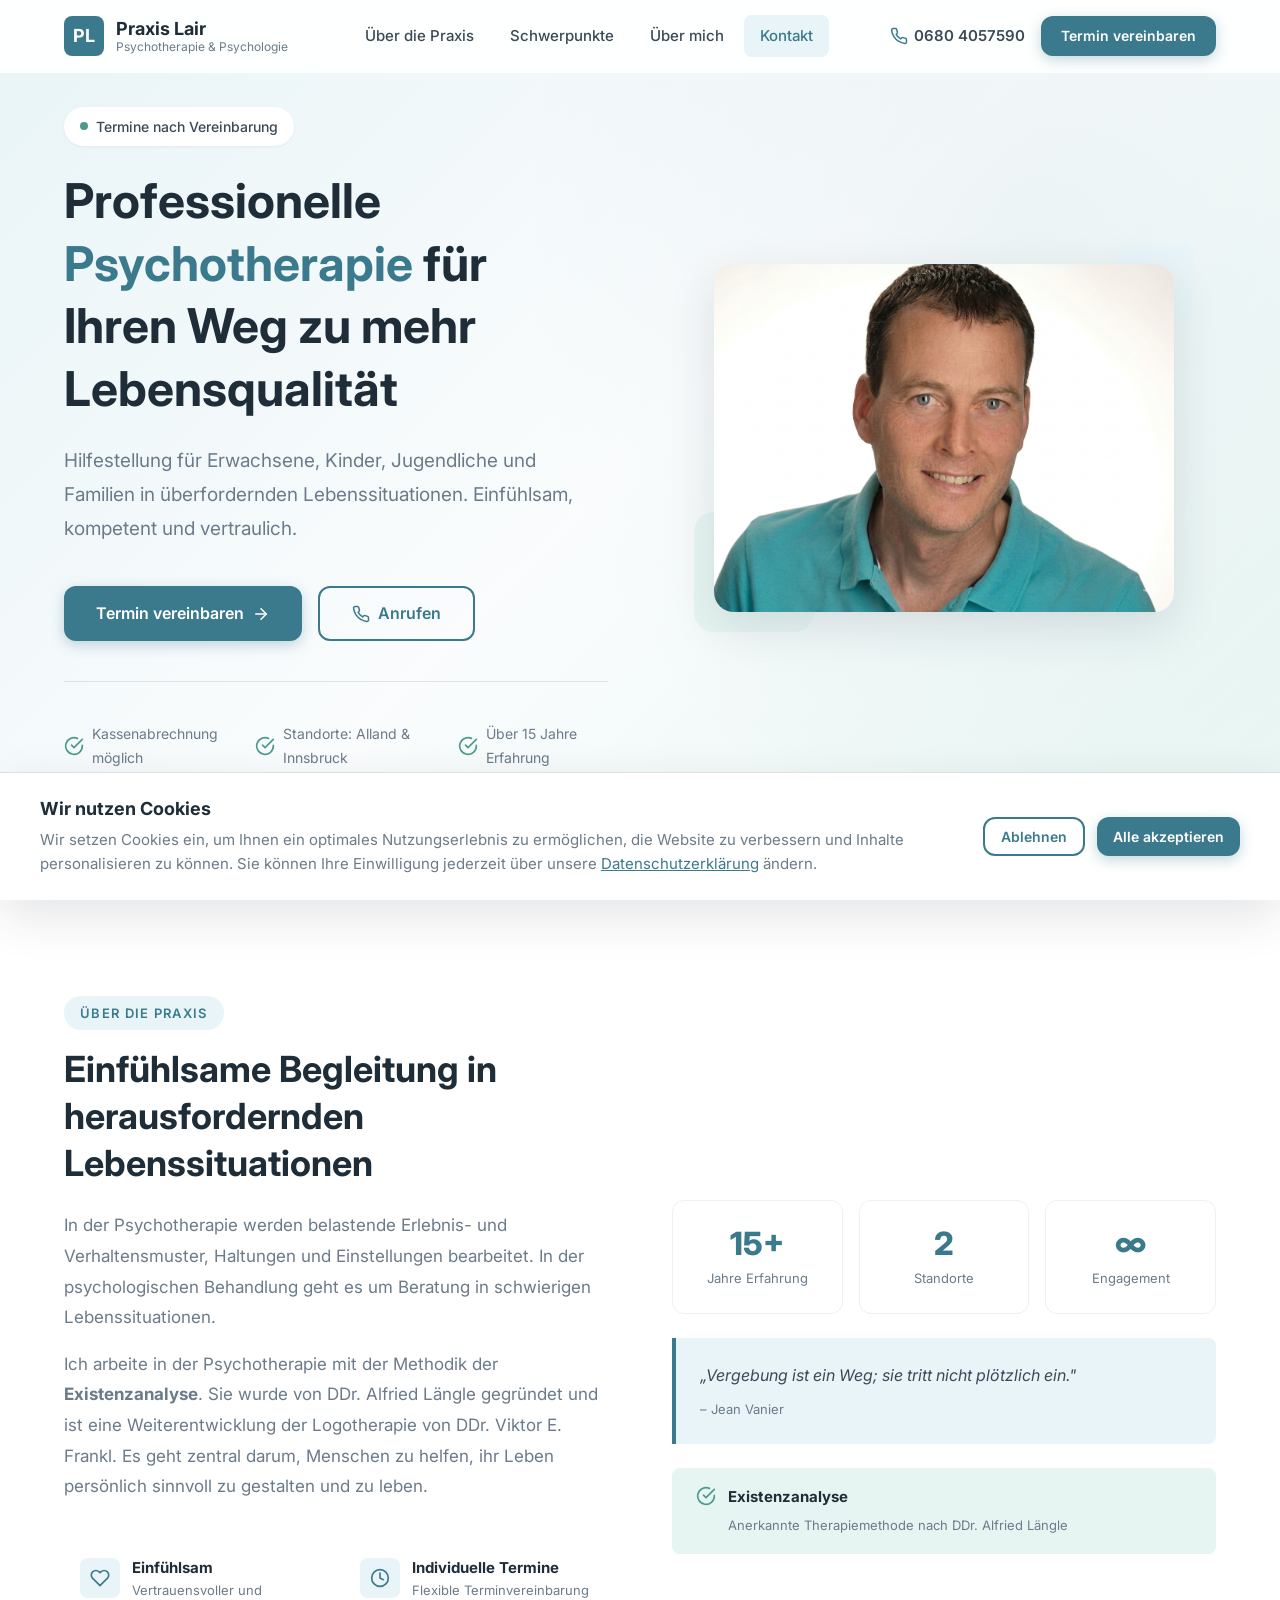
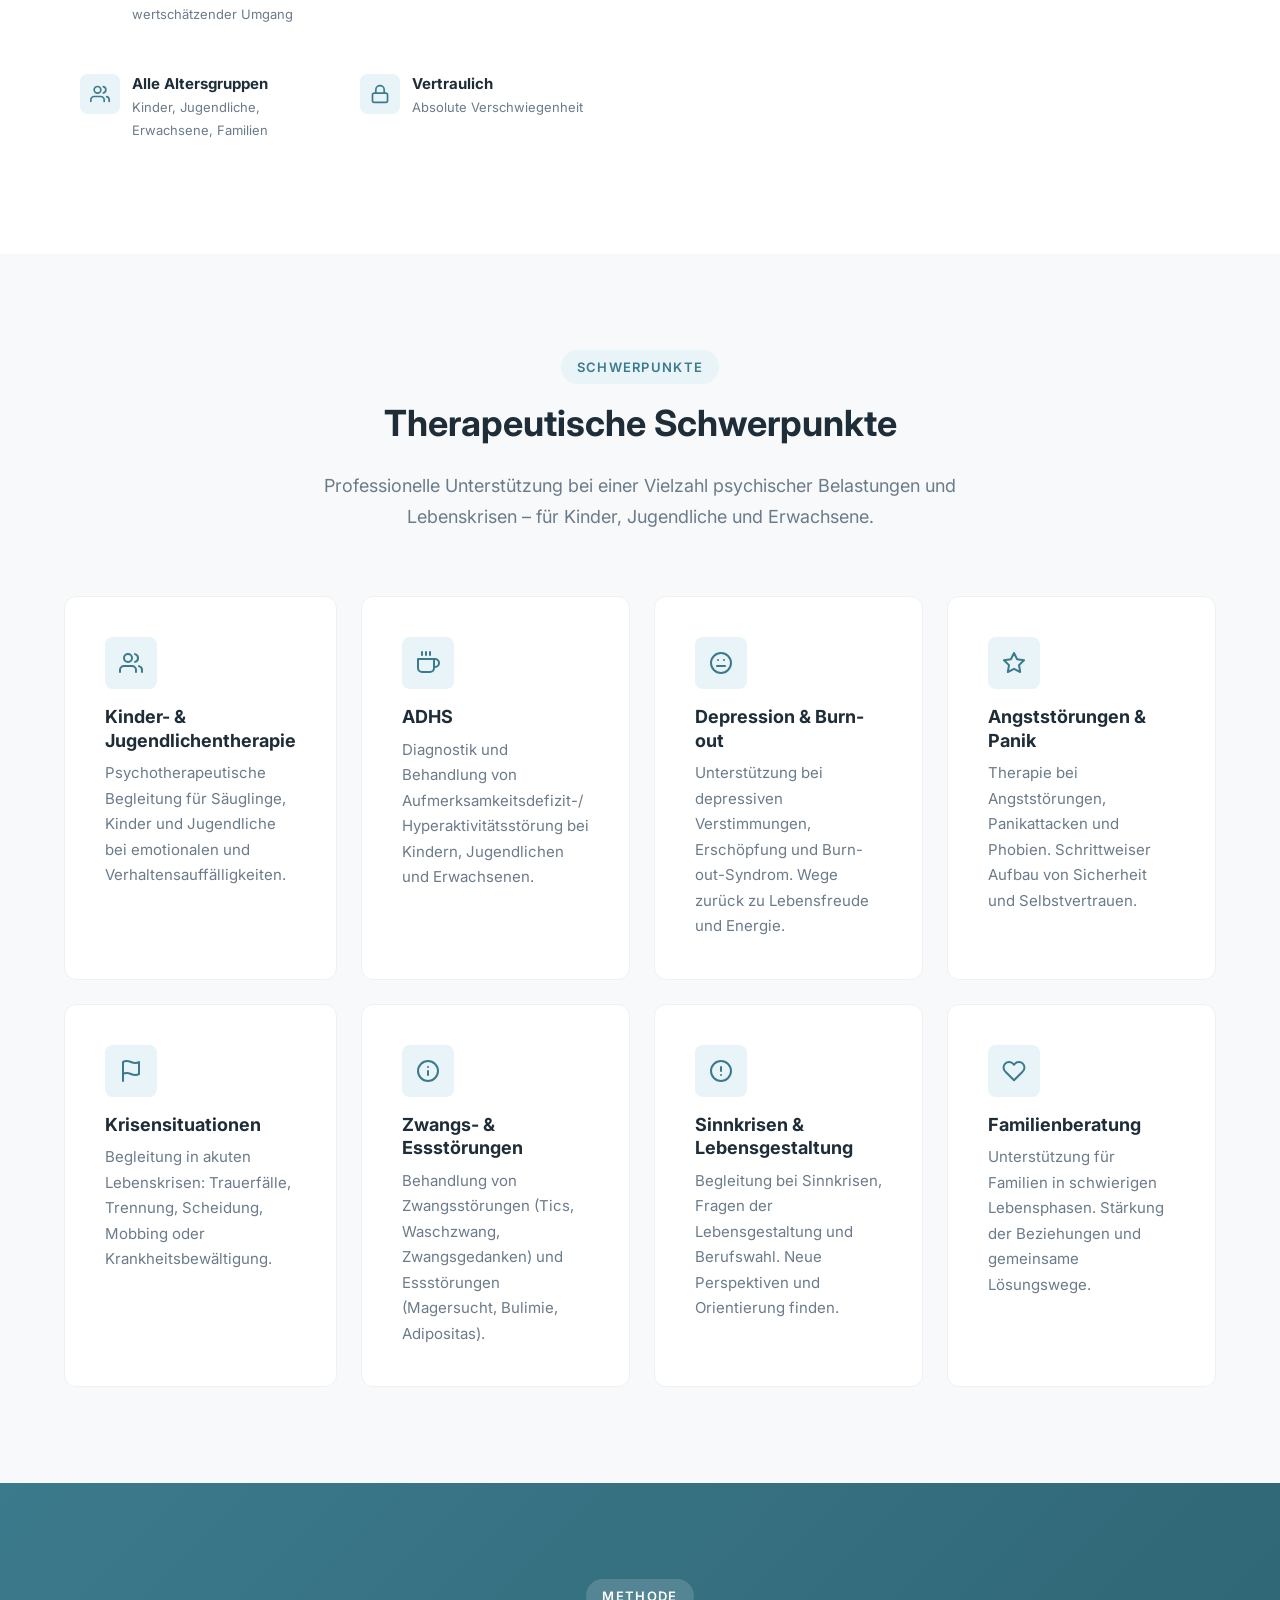
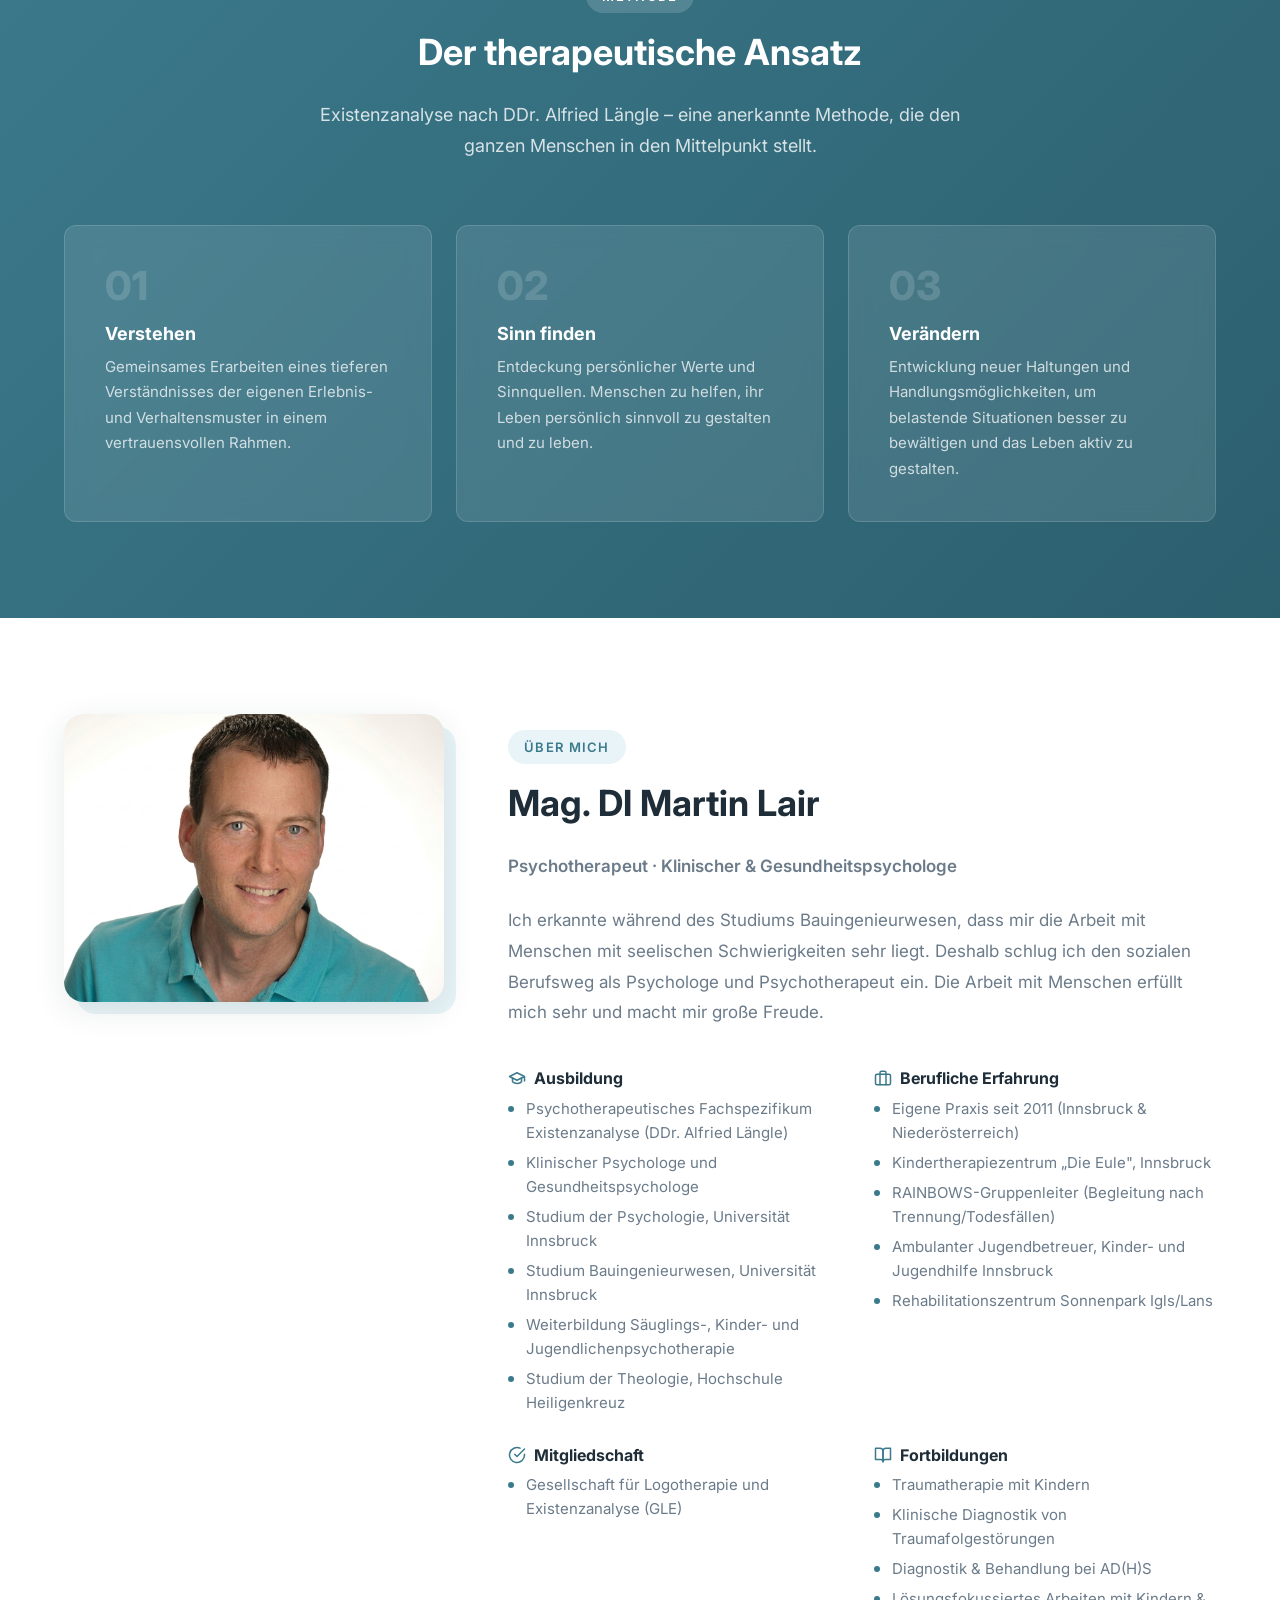
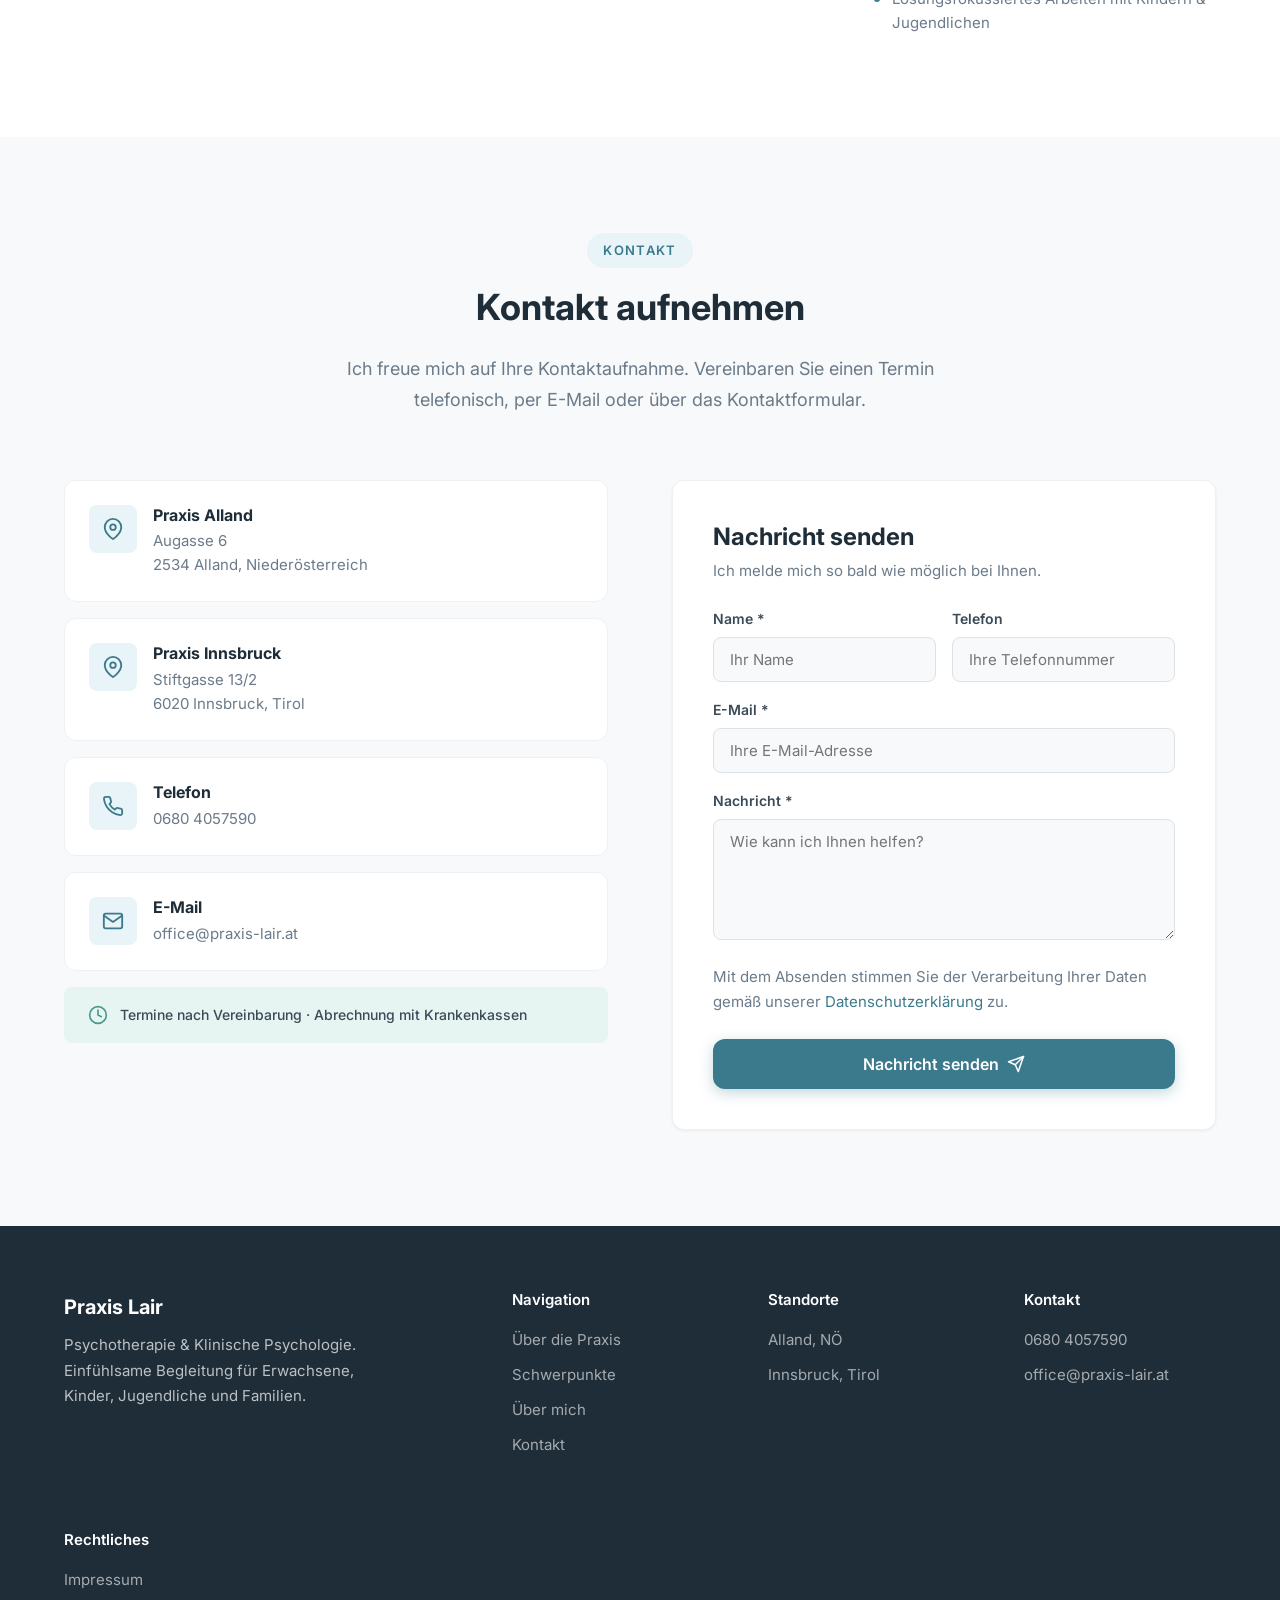
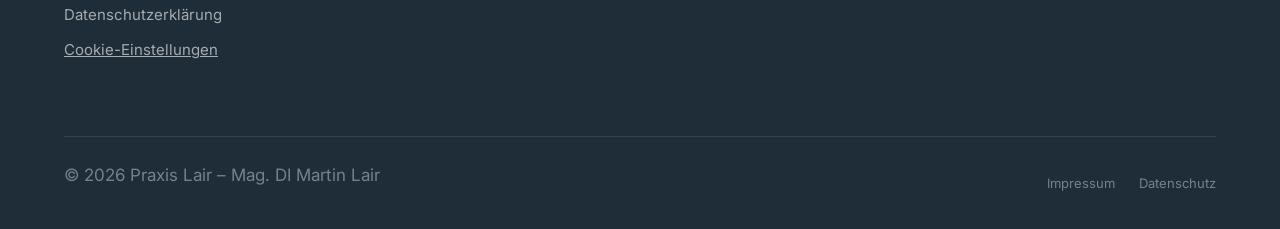
<file: index.html>
<!DOCTYPE html>
<html lang="de">
<head>
  <meta charset="UTF-8">
  <meta name="viewport" content="width=device-width, initial-scale=1.0">
  <meta name="description" content="Psychotherapie & Klinische Psychologie – Mag. DI Martin Lair. Hilfestellung für Erwachsene, Kinder, Jugendliche und Familien. Praxis in Alland (NÖ) und Innsbruck.">
  <meta name="keywords" content="Psychotherapie, Klinische Psychologie, Gesundheitspsychologie, Existenzanalyse, Kinder, Jugendliche, Erwachsene, ADHS, Depression, Burnout, Angststörungen, Alland, Innsbruck">
  <meta name="author" content="Mag. DI Martin Lair">
  <meta name="robots" content="index, follow">

  <!-- Open Graph -->
  <meta property="og:title" content="Praxis Lair – Psychotherapie & Klinische Psychologie">
  <meta property="og:description" content="Hilfestellung für Erwachsene, Kinder, Jugendliche und Familien in überfordernden Lebenssituationen.">
  <meta property="og:type" content="website">
  <meta property="og:url" content="https://praxis-lair.at">
  <meta property="og:locale" content="de_AT">

  <title>Praxis Lair – Psychotherapie & Klinische Psychologie | Mag. DI Martin Lair</title>

  <!-- Favicon -->
  <link rel="icon" type="image/svg+xml" href="data:image/svg+xml,%3Csvg xmlns='http://www.w3.org/2000/svg' viewBox='0 0 100 100'%3E%3Crect width='100' height='100' rx='20' fill='%233B7A8C'/%3E%3Ctext x='50' y='68' font-family='system-ui' font-size='48' font-weight='700' fill='white' text-anchor='middle'%3EPL%3C/text%3E%3C/svg%3E">

  <!-- Fonts -->
  <link rel="preconnect" href="https://fonts.googleapis.com">
  <link rel="preconnect" href="https://fonts.gstatic.com" crossorigin>
  <link href="https://fonts.googleapis.com/css2?family=Inter:wght@400;500;600;700;800&display=swap" rel="stylesheet">

  <!-- Styles -->
  <link rel="stylesheet" href="css/styles.css">
</head>
<body>

  <!-- ========== COOKIE CONSENT BANNER ========== -->
  <div class="cookie-banner" id="cookieBanner" role="dialog" aria-labelledby="cookieTitle" aria-hidden="true">
    <div class="cookie-banner-content">
      <div class="cookie-banner-text">
        <h3 id="cookieTitle">Wir nutzen Cookies</h3>
        <p>Wir setzen Cookies ein, um Ihnen ein optimales Nutzungserlebnis zu ermöglichen, die Website zu verbessern und Inhalte personalisieren zu können. Sie können Ihre Einwilligung jederzeit über unsere <a href="datenschutzerklarung.html">Datenschutzerklärung</a> ändern.</p>
      </div>
      <div class="cookie-banner-buttons">
        <button class="btn btn-outline btn-sm" id="cookieDecline">Ablehnen</button>
        <button class="btn btn-primary btn-sm" id="cookieAccept">Alle akzeptieren</button>
      </div>
    </div>
  </div>

  <!-- ========== NAVIGATION ========== -->
  <nav class="navbar" id="navbar" role="navigation" aria-label="Hauptnavigation">
    <div class="container navbar-inner">
      <a href="#hero" class="navbar-brand" aria-label="Praxis Lair – Startseite">
        <div class="navbar-brand-icon" aria-hidden="true">PL</div>
        <div class="navbar-brand-text">
          <span class="navbar-brand-name">Praxis Lair</span>
          <span class="navbar-brand-sub">Psychotherapie & Psychologie</span>
        </div>
      </a>

      <div class="navbar-nav" id="navbarNav">
        <a href="#about">Über die Praxis</a>
        <a href="#services">Schwerpunkte</a>
        <a href="#doctor">Über mich</a>
        <a href="#contact">Kontakt</a>
      </div>

      <div class="navbar-cta">
        <a href="tel:+436804057590" class="navbar-phone" aria-label="Anrufen: 0680 4057590">
          <svg xmlns="http://www.w3.org/2000/svg" width="18" height="18" viewBox="0 0 24 24" fill="none" stroke="currentColor" stroke-width="2" stroke-linecap="round" stroke-linejoin="round" aria-hidden="true"><path d="M22 16.92v3a2 2 0 0 1-2.18 2 19.79 19.79 0 0 1-8.63-3.07 19.5 19.5 0 0 1-6-6 19.79 19.79 0 0 1-3.07-8.67A2 2 0 0 1 4.11 2h3a2 2 0 0 1 2 1.72 12.84 12.84 0 0 0 .7 2.81 2 2 0 0 1-.45 2.11L8.09 9.91a16 16 0 0 0 6 6l1.27-1.27a2 2 0 0 1 2.11-.45 12.84 12.84 0 0 0 2.81.7A2 2 0 0 1 22 16.92z"></path></svg>
          0680 4057590
        </a>
        <a href="#contact" class="btn btn-primary">Termin vereinbaren</a>
      </div>

      <button class="navbar-toggle" id="navbarToggle" aria-label="Menü öffnen" aria-expanded="false" aria-controls="mobileMenu">
        <span></span>
        <span></span>
        <span></span>
      </button>
    </div>

    <!-- Mobile Menu -->
    <div class="mobile-menu" id="mobileMenu" role="menu">
      <a href="#about" role="menuitem">Über die Praxis</a>
      <a href="#services" role="menuitem">Schwerpunkte</a>
      <a href="#doctor" role="menuitem">Über mich</a>
      <a href="#contact" role="menuitem">Kontakt</a>
      <a href="tel:+436804057590" class="btn btn-outline" role="menuitem">
        <svg xmlns="http://www.w3.org/2000/svg" width="18" height="18" viewBox="0 0 24 24" fill="none" stroke="currentColor" stroke-width="2" stroke-linecap="round" stroke-linejoin="round" aria-hidden="true"><path d="M22 16.92v3a2 2 0 0 1-2.18 2 19.79 19.79 0 0 1-8.63-3.07 19.5 19.5 0 0 1-6-6 19.79 19.79 0 0 1-3.07-8.67A2 2 0 0 1 4.11 2h3a2 2 0 0 1 2 1.72 12.84 12.84 0 0 0 .7 2.81 2 2 0 0 1-.45 2.11L8.09 9.91a16 16 0 0 0 6 6l1.27-1.27a2 2 0 0 1 2.11-.45 12.84 12.84 0 0 0 2.81.7A2 2 0 0 1 22 16.92z"></path></svg>
        0680 4057590
      </a>
      <a href="#contact" class="btn btn-primary" role="menuitem">Termin vereinbaren</a>
    </div>
  </nav>

  <!-- ========== HERO SECTION ========== -->
  <section class="hero section" id="hero">
    <div class="container">
      <div class="hero-grid">
        <div class="hero-content fade-in">
          <div class="hero-badge">
            <span class="hero-badge-dot"></span>
            Termine nach Vereinbarung
          </div>
          <h1>Professionelle <span>Psychotherapie</span> für Ihren Weg zu mehr Lebensqualität</h1>
          <p class="hero-description">Hilfestellung für Erwachsene, Kinder, Jugendliche und Familien in überfordernden Lebenssituationen. Einfühlsam, kompetent und vertraulich.</p>
          <div class="hero-buttons">
            <a href="#contact" class="btn btn-primary">
              Termin vereinbaren
              <svg xmlns="http://www.w3.org/2000/svg" width="18" height="18" viewBox="0 0 24 24" fill="none" stroke="currentColor" stroke-width="2" stroke-linecap="round" stroke-linejoin="round" aria-hidden="true"><path d="M5 12h14"></path><path d="m12 5 7 7-7 7"></path></svg>
            </a>
            <a href="tel:+436804057590" class="btn btn-outline">
              <svg xmlns="http://www.w3.org/2000/svg" width="18" height="18" viewBox="0 0 24 24" fill="none" stroke="currentColor" stroke-width="2" stroke-linecap="round" stroke-linejoin="round" aria-hidden="true"><path d="M22 16.92v3a2 2 0 0 1-2.18 2 19.79 19.79 0 0 1-8.63-3.07 19.5 19.5 0 0 1-6-6 19.79 19.79 0 0 1-3.07-8.67A2 2 0 0 1 4.11 2h3a2 2 0 0 1 2 1.72 12.84 12.84 0 0 0 .7 2.81 2 2 0 0 1-.45 2.11L8.09 9.91a16 16 0 0 0 6 6l1.27-1.27a2 2 0 0 1 2.11-.45 12.84 12.84 0 0 0 2.81.7A2 2 0 0 1 22 16.92z"></path></svg>
              Anrufen
            </a>
          </div>
          <div class="hero-trust">
            <div class="hero-trust-item">
              <svg class="hero-trust-icon" xmlns="http://www.w3.org/2000/svg" viewBox="0 0 24 24" fill="none" stroke="currentColor" stroke-width="2" stroke-linecap="round" stroke-linejoin="round" aria-hidden="true"><path d="M22 11.08V12a10 10 0 1 1-5.93-9.14"></path><polyline points="22 4 12 14.01 9 11.01"></polyline></svg>
              Kassenabrechnung möglich
            </div>
            <div class="hero-trust-item">
              <svg class="hero-trust-icon" xmlns="http://www.w3.org/2000/svg" viewBox="0 0 24 24" fill="none" stroke="currentColor" stroke-width="2" stroke-linecap="round" stroke-linejoin="round" aria-hidden="true"><path d="M22 11.08V12a10 10 0 1 1-5.93-9.14"></path><polyline points="22 4 12 14.01 9 11.01"></polyline></svg>
              Standorte: Alland &amp; Innsbruck
            </div>
            <div class="hero-trust-item">
              <svg class="hero-trust-icon" xmlns="http://www.w3.org/2000/svg" viewBox="0 0 24 24" fill="none" stroke="currentColor" stroke-width="2" stroke-linecap="round" stroke-linejoin="round" aria-hidden="true"><path d="M22 11.08V12a10 10 0 1 1-5.93-9.14"></path><polyline points="22 4 12 14.01 9 11.01"></polyline></svg>
              Über 15 Jahre Erfahrung
            </div>
          </div>
        </div>
        <div class="hero-image fade-in">
          <div class="hero-image-wrapper">
            <img src="images/Bild-MartinLair.png" alt="Mag. DI Martin Lair – Psychotherapeut und Klinischer Psychologe" width="460" height="580">
            <div class="hero-image-accent" aria-hidden="true"></div>
            <div class="hero-image-accent-2" aria-hidden="true"></div>
          </div>
        </div>
      </div>
    </div>
  </section>

  <!-- ========== ABOUT / PRAXIS SECTION ========== -->
  <section class="about section" id="about">
    <div class="container">
      <div class="about-grid">
        <div class="about-content fade-in">
          <span class="section-label">Über die Praxis</span>
          <h2 class="section-title">Einfühlsame Begleitung in herausfordernden Lebenssituationen</h2>
          <p>In der Psychotherapie werden belastende Erlebnis- und Verhaltensmuster, Haltungen und Einstellungen bearbeitet. In der psychologischen Behandlung geht es um Beratung in schwierigen Lebenssituationen.</p>
          <p>Ich arbeite in der Psychotherapie mit der Methodik der <strong>Existenzanalyse</strong>. Sie wurde von DDr. Alfried Längle gegründet und ist eine Weiterentwicklung der Logotherapie von DDr. Viktor E. Frankl. Es geht zentral darum, Menschen zu helfen, ihr Leben persönlich sinnvoll zu gestalten und zu leben.</p>
          <div class="about-features">
            <div class="about-feature">
              <div class="about-feature-icon" aria-hidden="true">
                <svg xmlns="http://www.w3.org/2000/svg" width="20" height="20" viewBox="0 0 24 24" fill="none" stroke="currentColor" stroke-width="2" stroke-linecap="round" stroke-linejoin="round"><path d="M20.84 4.61a5.5 5.5 0 0 0-7.78 0L12 5.67l-1.06-1.06a5.5 5.5 0 0 0-7.78 7.78l1.06 1.06L12 21.23l7.78-7.78 1.06-1.06a5.5 5.5 0 0 0 0-7.78z"></path></svg>
              </div>
              <div class="about-feature-text">
                <h4>Einfühlsam</h4>
                <p>Vertrauensvoller und wertschätzender Umgang</p>
              </div>
            </div>
            <div class="about-feature">
              <div class="about-feature-icon" aria-hidden="true">
                <svg xmlns="http://www.w3.org/2000/svg" width="20" height="20" viewBox="0 0 24 24" fill="none" stroke="currentColor" stroke-width="2" stroke-linecap="round" stroke-linejoin="round"><circle cx="12" cy="12" r="10"></circle><path d="M12 6v6l4 2"></path></svg>
              </div>
              <div class="about-feature-text">
                <h4>Individuelle Termine</h4>
                <p>Flexible Terminvereinbarung</p>
              </div>
            </div>
            <div class="about-feature">
              <div class="about-feature-icon" aria-hidden="true">
                <svg xmlns="http://www.w3.org/2000/svg" width="20" height="20" viewBox="0 0 24 24" fill="none" stroke="currentColor" stroke-width="2" stroke-linecap="round" stroke-linejoin="round"><path d="M17 21v-2a4 4 0 0 0-4-4H5a4 4 0 0 0-4 4v2"></path><circle cx="9" cy="7" r="4"></circle><path d="M23 21v-2a4 4 0 0 0-3-3.87"></path><path d="M16 3.13a4 4 0 0 1 0 7.75"></path></svg>
              </div>
              <div class="about-feature-text">
                <h4>Alle Altersgruppen</h4>
                <p>Kinder, Jugendliche, Erwachsene, Familien</p>
              </div>
            </div>
            <div class="about-feature">
              <div class="about-feature-icon" aria-hidden="true">
                <svg xmlns="http://www.w3.org/2000/svg" width="20" height="20" viewBox="0 0 24 24" fill="none" stroke="currentColor" stroke-width="2" stroke-linecap="round" stroke-linejoin="round"><rect x="3" y="11" width="18" height="11" rx="2" ry="2"></rect><path d="M7 11V7a5 5 0 0 1 10 0v4"></path></svg>
              </div>
              <div class="about-feature-text">
                <h4>Vertraulich</h4>
                <p>Absolute Verschwiegenheit</p>
              </div>
            </div>
          </div>
        </div>
        <div class="about-image-area fade-in">
          <div class="about-stats">
            <div class="about-stat">
              <span class="about-stat-number">15+</span>
              <span class="about-stat-label">Jahre Erfahrung</span>
            </div>
            <div class="about-stat">
              <span class="about-stat-number">2</span>
              <span class="about-stat-label">Standorte</span>
            </div>
            <div class="about-stat">
              <span class="about-stat-number">∞</span>
              <span class="about-stat-label">Engagement</span>
            </div>
          </div>
          <blockquote class="about-quote">
            „Vergebung ist ein Weg; sie tritt nicht plötzlich ein."
            <cite>– Jean Vanier</cite>
          </blockquote>
          <div class="about-method-badge">
            <svg xmlns="http://www.w3.org/2000/svg" width="20" height="20" viewBox="0 0 24 24" fill="none" stroke="currentColor" stroke-width="2" stroke-linecap="round" stroke-linejoin="round" aria-hidden="true"><path d="M22 11.08V12a10 10 0 1 1-5.93-9.14"></path><polyline points="22 4 12 14.01 9 11.01"></polyline></svg>
            <div>
              <strong>Existenzanalyse</strong>
              <span>Anerkannte Therapiemethode nach DDr. Alfried Längle</span>
            </div>
          </div>
        </div>
      </div>
    </div>
  </section>

  <!-- ========== SERVICES SECTION ========== -->
  <section class="services section" id="services">
    <div class="container">
      <div class="text-center fade-in">
        <span class="section-label">Schwerpunkte</span>
        <h2 class="section-title">Therapeutische Schwerpunkte</h2>
        <p class="section-subtitle mx-auto">Professionelle Unterstützung bei einer Vielzahl psychischer Belastungen und Lebenskrisen – für Kinder, Jugendliche und Erwachsene.</p>
      </div>
      <div class="services-grid">
        <article class="service-card fade-in">
          <div class="service-card-icon" aria-hidden="true">
            <svg xmlns="http://www.w3.org/2000/svg" width="24" height="24" viewBox="0 0 24 24" fill="none" stroke="currentColor" stroke-width="2" stroke-linecap="round" stroke-linejoin="round"><path d="M17 21v-2a4 4 0 0 0-4-4H5a4 4 0 0 0-4 4v2"></path><circle cx="9" cy="7" r="4"></circle><path d="M23 21v-2a4 4 0 0 0-3-3.87"></path><path d="M16 3.13a4 4 0 0 1 0 7.75"></path></svg>
          </div>
          <h3>Kinder- &amp; Jugendlichentherapie</h3>
          <p>Psychotherapeutische Begleitung für Säuglinge, Kinder und Jugendliche bei emotionalen und Verhaltensauffälligkeiten.</p>
        </article>

        <article class="service-card fade-in">
          <div class="service-card-icon" aria-hidden="true">
            <svg xmlns="http://www.w3.org/2000/svg" width="24" height="24" viewBox="0 0 24 24" fill="none" stroke="currentColor" stroke-width="2" stroke-linecap="round" stroke-linejoin="round"><path d="M18 8h1a4 4 0 0 1 0 8h-1"></path><path d="M2 8h16v9a4 4 0 0 1-4 4H6a4 4 0 0 1-4-4V8z"></path><line x1="6" y1="1" x2="6" y2="4"></line><line x1="10" y1="1" x2="10" y2="4"></line><line x1="14" y1="1" x2="14" y2="4"></line></svg>
          </div>
          <h3>ADHS</h3>
          <p>Diagnostik und Behandlung von Aufmerksamkeitsdefizit-/ Hyperaktivitätsstörung bei Kindern, Jugendlichen und Erwachsenen.</p>
        </article>

        <article class="service-card fade-in">
          <div class="service-card-icon" aria-hidden="true">
            <svg xmlns="http://www.w3.org/2000/svg" width="24" height="24" viewBox="0 0 24 24" fill="none" stroke="currentColor" stroke-width="2" stroke-linecap="round" stroke-linejoin="round"><circle cx="12" cy="12" r="10"></circle><line x1="8" y1="15" x2="16" y2="15"></line><line x1="9" y1="9" x2="9.01" y2="9"></line><line x1="15" y1="9" x2="15.01" y2="9"></line></svg>
          </div>
          <h3>Depression &amp; Burn-out</h3>
          <p>Unterstützung bei depressiven Verstimmungen, Erschöpfung und Burn-out-Syndrom. Wege zurück zu Lebensfreude und Energie.</p>
        </article>

        <article class="service-card fade-in">
          <div class="service-card-icon" aria-hidden="true">
            <svg xmlns="http://www.w3.org/2000/svg" width="24" height="24" viewBox="0 0 24 24" fill="none" stroke="currentColor" stroke-width="2" stroke-linecap="round" stroke-linejoin="round"><polygon points="12 2 15.09 8.26 22 9.27 17 14.14 18.18 21.02 12 17.77 5.82 21.02 7 14.14 2 9.27 8.91 8.26 12 2"></polygon></svg>
          </div>
          <h3>Angststörungen &amp; Panik</h3>
          <p>Therapie bei Angststörungen, Panikattacken und Phobien. Schrittweiser Aufbau von Sicherheit und Selbstvertrauen.</p>
        </article>

        <article class="service-card fade-in">
          <div class="service-card-icon" aria-hidden="true">
            <svg xmlns="http://www.w3.org/2000/svg" width="24" height="24" viewBox="0 0 24 24" fill="none" stroke="currentColor" stroke-width="2" stroke-linecap="round" stroke-linejoin="round"><path d="M4 15s1-1 4-1 5 2 8 2 4-1 4-1V3s-1 1-4 1-5-2-8-2-4 1-4 1z"></path><line x1="4" y1="22" x2="4" y2="15"></line></svg>
          </div>
          <h3>Krisensituationen</h3>
          <p>Begleitung in akuten Lebenskrisen: Trauerfälle, Trennung, Scheidung, Mobbing oder Krankheitsbewältigung.</p>
        </article>

        <article class="service-card fade-in">
          <div class="service-card-icon" aria-hidden="true">
            <svg xmlns="http://www.w3.org/2000/svg" width="24" height="24" viewBox="0 0 24 24" fill="none" stroke="currentColor" stroke-width="2" stroke-linecap="round" stroke-linejoin="round"><circle cx="12" cy="12" r="10"></circle><path d="M12 16v-4"></path><path d="M12 8h.01"></path></svg>
          </div>
          <h3>Zwangs- &amp; Essstörungen</h3>
          <p>Behandlung von Zwangsstörungen (Tics, Waschzwang, Zwangsgedanken) und Essstörungen (Magersucht, Bulimie, Adipositas).</p>
        </article>

        <article class="service-card fade-in">
          <div class="service-card-icon" aria-hidden="true">
            <svg xmlns="http://www.w3.org/2000/svg" width="24" height="24" viewBox="0 0 24 24" fill="none" stroke="currentColor" stroke-width="2" stroke-linecap="round" stroke-linejoin="round"><circle cx="12" cy="12" r="10"></circle><line x1="12" y1="8" x2="12" y2="12"></line><line x1="12" y1="16" x2="12.01" y2="16"></line></svg>
          </div>
          <h3>Sinnkrisen &amp; Lebensgestaltung</h3>
          <p>Begleitung bei Sinnkrisen, Fragen der Lebensgestaltung und Berufswahl. Neue Perspektiven und Orientierung finden.</p>
        </article>

        <article class="service-card fade-in">
          <div class="service-card-icon" aria-hidden="true">
            <svg xmlns="http://www.w3.org/2000/svg" width="24" height="24" viewBox="0 0 24 24" fill="none" stroke="currentColor" stroke-width="2" stroke-linecap="round" stroke-linejoin="round"><path d="M20.84 4.61a5.5 5.5 0 0 0-7.78 0L12 5.67l-1.06-1.06a5.5 5.5 0 0 0-7.78 7.78l1.06 1.06L12 21.23l7.78-7.78 1.06-1.06a5.5 5.5 0 0 0 0-7.78z"></path></svg>
          </div>
          <h3>Familienberatung</h3>
          <p>Unterstützung für Familien in schwierigen Lebensphasen. Stärkung der Beziehungen und gemeinsame Lösungswege.</p>
        </article>
      </div>
    </div>
  </section>

  <!-- ========== APPROACH SECTION ========== -->
  <section class="approach section" id="approach">
    <div class="container">
      <div class="text-center fade-in">
        <span class="section-label">Methode</span>
        <h2 class="section-title">Der therapeutische Ansatz</h2>
        <p class="section-subtitle mx-auto">Existenzanalyse nach DDr. Alfried Längle – eine anerkannte Methode, die den ganzen Menschen in den Mittelpunkt stellt.</p>
      </div>
      <div class="approach-grid">
        <article class="approach-card fade-in">
          <div class="approach-card-number" aria-hidden="true">01</div>
          <h3>Verstehen</h3>
          <p>Gemeinsames Erarbeiten eines tieferen Verständnisses der eigenen Erlebnis- und Verhaltensmuster in einem vertrauensvollen Rahmen.</p>
        </article>
        <article class="approach-card fade-in">
          <div class="approach-card-number" aria-hidden="true">02</div>
          <h3>Sinn finden</h3>
          <p>Entdeckung persönlicher Werte und Sinnquellen. Menschen zu helfen, ihr Leben persönlich sinnvoll zu gestalten und zu leben.</p>
        </article>
        <article class="approach-card fade-in">
          <div class="approach-card-number" aria-hidden="true">03</div>
          <h3>Verändern</h3>
          <p>Entwicklung neuer Haltungen und Handlungsmöglichkeiten, um belastende Situationen besser zu bewältigen und das Leben aktiv zu gestalten.</p>
        </article>
      </div>
    </div>
  </section>

  <!-- ========== DOCTOR / ÜBER MICH SECTION ========== -->
  <section class="doctor section" id="doctor">
    <div class="container">
      <div class="doctor-grid">
        <div class="doctor-photo fade-in">
          <img src="images/Bild-MartinLair.png" alt="Porträtfoto von Mag. DI Martin Lair, Psychotherapeut und Klinischer Psychologe" width="380" height="480">
          <div class="doctor-photo-bg" aria-hidden="true"></div>
        </div>
        <div class="doctor-content fade-in">
          <span class="section-label">Über mich</span>
          <h2 class="section-title">Mag. DI Martin Lair</h2>
          <p class="doctor-subtitle">Psychotherapeut · Klinischer &amp; Gesundheitspsychologe</p>
          <p>Ich erkannte während des Studiums Bauingenieurwesen, dass mir die Arbeit mit Menschen mit seelischen Schwierigkeiten sehr liegt. Deshalb schlug ich den sozialen Berufsweg als Psychologe und Psychotherapeut ein. Die Arbeit mit Menschen erfüllt mich sehr und macht mir große Freude.</p>

          <div class="doctor-details">
            <div class="doctor-detail-group">
              <h4>
                <svg xmlns="http://www.w3.org/2000/svg" width="18" height="18" viewBox="0 0 24 24" fill="none" stroke="currentColor" stroke-width="2" stroke-linecap="round" stroke-linejoin="round" aria-hidden="true"><path d="M22 10v6M2 10l10-5 10 5-10 5z"></path><path d="M6 12v5c3 3 10 3 12 0v-5"></path></svg>
                Ausbildung
              </h4>
              <ul>
                <li>Psychotherapeutisches Fachspezifikum Existenzanalyse (DDr. Alfried Längle)</li>
                <li>Klinischer Psychologe und Gesundheitspsychologe</li>
                <li>Studium der Psychologie, Universität Innsbruck</li>
                <li>Studium Bauingenieurwesen, Universität Innsbruck</li>
                <li>Weiterbildung Säuglings-, Kinder- und Jugendlichenpsychotherapie</li>
                <li>Studium der Theologie, Hochschule Heiligenkreuz</li>
              </ul>
            </div>
            <div class="doctor-detail-group">
              <h4>
                <svg xmlns="http://www.w3.org/2000/svg" width="18" height="18" viewBox="0 0 24 24" fill="none" stroke="currentColor" stroke-width="2" stroke-linecap="round" stroke-linejoin="round" aria-hidden="true"><rect x="2" y="7" width="20" height="14" rx="2" ry="2"></rect><path d="M16 21V5a2 2 0 0 0-2-2h-4a2 2 0 0 0-2 2v16"></path></svg>
                Berufliche Erfahrung
              </h4>
              <ul>
                <li>Eigene Praxis seit 2011 (Innsbruck &amp; Niederösterreich)</li>
                <li>Kindertherapiezentrum „Die Eule", Innsbruck</li>
                <li>RAINBOWS-Gruppenleiter (Begleitung nach Trennung/Todesfällen)</li>
                <li>Ambulanter Jugendbetreuer, Kinder- und Jugendhilfe Innsbruck</li>
                <li>Rehabilitationszentrum Sonnenpark Igls/Lans</li>
              </ul>
            </div>
            <div class="doctor-detail-group">
              <h4>
                <svg xmlns="http://www.w3.org/2000/svg" width="18" height="18" viewBox="0 0 24 24" fill="none" stroke="currentColor" stroke-width="2" stroke-linecap="round" stroke-linejoin="round" aria-hidden="true"><path d="M22 11.08V12a10 10 0 1 1-5.93-9.14"></path><polyline points="22 4 12 14.01 9 11.01"></polyline></svg>
                Mitgliedschaft
              </h4>
              <ul>
                <li>Gesellschaft für Logotherapie und Existenzanalyse (GLE)</li>
              </ul>
            </div>
            <div class="doctor-detail-group">
              <h4>
                <svg xmlns="http://www.w3.org/2000/svg" width="18" height="18" viewBox="0 0 24 24" fill="none" stroke="currentColor" stroke-width="2" stroke-linecap="round" stroke-linejoin="round" aria-hidden="true"><path d="M2 3h6a4 4 0 0 1 4 4v14a3 3 0 0 0-3-3H2z"></path><path d="M22 3h-6a4 4 0 0 0-4 4v14a3 3 0 0 1 3-3h7z"></path></svg>
                Fortbildungen
              </h4>
              <ul>
                <li>Traumatherapie mit Kindern</li>
                <li>Klinische Diagnostik von Traumafolgestörungen</li>
                <li>Diagnostik &amp; Behandlung bei AD(H)S</li>
                <li>Lösungsfokussiertes Arbeiten mit Kindern &amp; Jugendlichen</li>
              </ul>
            </div>
          </div>
        </div>
      </div>
    </div>
  </section>

  <!-- ========== CONTACT SECTION ========== -->
  <section class="contact section" id="contact">
    <div class="container">
      <div class="text-center fade-in">
        <span class="section-label">Kontakt</span>
        <h2 class="section-title">Kontakt aufnehmen</h2>
        <p class="section-subtitle mx-auto">Ich freue mich auf Ihre Kontaktaufnahme. Vereinbaren Sie einen Termin telefonisch, per E-Mail oder über das Kontaktformular.</p>
      </div>
      <div class="contact-grid">
        <!-- Contact Info -->
        <div class="contact-info fade-in">
          <div class="contact-info-cards">
            <div class="contact-card">
              <div class="contact-card-icon" aria-hidden="true">
                <svg xmlns="http://www.w3.org/2000/svg" width="22" height="22" viewBox="0 0 24 24" fill="none" stroke="currentColor" stroke-width="2" stroke-linecap="round" stroke-linejoin="round"><path d="M21 10c0 7-9 13-9 13s-9-6-9-13a9 9 0 0 1 18 0z"></path><circle cx="12" cy="10" r="3"></circle></svg>
              </div>
              <div>
                <h4>Praxis Alland</h4>
                <p>Augasse 6<br>2534 Alland, Niederösterreich</p>
              </div>
            </div>

            <div class="contact-card">
              <div class="contact-card-icon" aria-hidden="true">
                <svg xmlns="http://www.w3.org/2000/svg" width="22" height="22" viewBox="0 0 24 24" fill="none" stroke="currentColor" stroke-width="2" stroke-linecap="round" stroke-linejoin="round"><path d="M21 10c0 7-9 13-9 13s-9-6-9-13a9 9 0 0 1 18 0z"></path><circle cx="12" cy="10" r="3"></circle></svg>
              </div>
              <div>
                <h4>Praxis Innsbruck</h4>
                <p>Stiftgasse 13/2<br>6020 Innsbruck, Tirol</p>
              </div>
            </div>

            <div class="contact-card">
              <div class="contact-card-icon" aria-hidden="true">
                <svg xmlns="http://www.w3.org/2000/svg" width="22" height="22" viewBox="0 0 24 24" fill="none" stroke="currentColor" stroke-width="2" stroke-linecap="round" stroke-linejoin="round"><path d="M22 16.92v3a2 2 0 0 1-2.18 2 19.79 19.79 0 0 1-8.63-3.07 19.5 19.5 0 0 1-6-6 19.79 19.79 0 0 1-3.07-8.67A2 2 0 0 1 4.11 2h3a2 2 0 0 1 2 1.72 12.84 12.84 0 0 0 .7 2.81 2 2 0 0 1-.45 2.11L8.09 9.91a16 16 0 0 0 6 6l1.27-1.27a2 2 0 0 1 2.11-.45 12.84 12.84 0 0 0 2.81.7A2 2 0 0 1 22 16.92z"></path></svg>
              </div>
              <div>
                <h4>Telefon</h4>
                <p><a href="tel:+436804057590">0680 4057590</a></p>
              </div>
            </div>

            <div class="contact-card">
              <div class="contact-card-icon" aria-hidden="true">
                <svg xmlns="http://www.w3.org/2000/svg" width="22" height="22" viewBox="0 0 24 24" fill="none" stroke="currentColor" stroke-width="2" stroke-linecap="round" stroke-linejoin="round"><path d="M4 4h16c1.1 0 2 .9 2 2v12c0 1.1-.9 2-2 2H4c-1.1 0-2-.9-2-2V6c0-1.1.9-2 2-2z"></path><polyline points="22,6 12,13 2,6"></polyline></svg>
              </div>
              <div>
                <h4>E-Mail</h4>
                <p><a href="mailto:office@praxis-lair.at">office@praxis-lair.at</a></p>
              </div>
            </div>
          </div>

          <div class="contact-note">
            <svg xmlns="http://www.w3.org/2000/svg" width="20" height="20" viewBox="0 0 24 24" fill="none" stroke="currentColor" stroke-width="2" stroke-linecap="round" stroke-linejoin="round" aria-hidden="true"><circle cx="12" cy="12" r="10"></circle><polyline points="12 6 12 12 16 14"></polyline></svg>
            <p>Termine nach Vereinbarung · Abrechnung mit Krankenkassen</p>
          </div>
        </div>

        <!-- Contact Form -->
        <form class="contact-form fade-in" id="contactForm" action="#" method="POST" novalidate>
          <h3>Nachricht senden</h3>
          <p>Ich melde mich so bald wie möglich bei Ihnen.</p>
          <div class="form-row">
            <div class="form-group">
              <label for="name">Name *</label>
              <input type="text" id="name" name="name" required autocomplete="name" placeholder="Ihr Name">
            </div>
            <div class="form-group">
              <label for="phone">Telefon</label>
              <input type="tel" id="phone" name="phone" autocomplete="tel" placeholder="Ihre Telefonnummer">
            </div>
          </div>
          <div class="form-group">
            <label for="email">E-Mail *</label>
            <input type="email" id="email" name="email" required autocomplete="email" placeholder="Ihre E-Mail-Adresse">
          </div>
          <div class="form-group">
            <label for="message">Nachricht *</label>
            <textarea id="message" name="message" required rows="5" placeholder="Wie kann ich Ihnen helfen?"></textarea>
          </div>
          <p class="form-privacy">Mit dem Absenden stimmen Sie der Verarbeitung Ihrer Daten gemäß unserer <a href="#datenschutz">Datenschutzerklärung</a> zu.</p>
          <button type="submit" class="btn btn-primary">
            Nachricht senden
            <svg xmlns="http://www.w3.org/2000/svg" width="18" height="18" viewBox="0 0 24 24" fill="none" stroke="currentColor" stroke-width="2" stroke-linecap="round" stroke-linejoin="round" aria-hidden="true"><line x1="22" y1="2" x2="11" y2="13"></line><polygon points="22 2 15 22 11 13 2 9 22 2"></polygon></svg>
          </button>
        </form>
      </div>
    </div>
  </section>

  <!-- ========== FOOTER ========== -->
  <footer class="footer" role="contentinfo">
    <div class="container">
      <div class="footer-grid">
        <div class="footer-brand">
          <div class="footer-brand-name">Praxis Lair</div>
          <p>Psychotherapie &amp; Klinische Psychologie. Einfühlsame Begleitung für Erwachsene, Kinder, Jugendliche und Familien.</p>
        </div>
        <div class="footer-column">
          <h4>Navigation</h4>
          <ul>
            <li><a href="#about">Über die Praxis</a></li>
            <li><a href="#services">Schwerpunkte</a></li>
            <li><a href="#doctor">Über mich</a></li>
            <li><a href="#contact">Kontakt</a></li>
          </ul>
        </div>
        <div class="footer-column">
          <h4>Standorte</h4>
          <ul>
            <li><a href="https://maps.google.com/?q=Augasse+6+2534+Alland" target="_blank" rel="noopener noreferrer">Alland, NÖ</a></li>
            <li><a href="https://maps.google.com/?q=Stiftgasse+13+6020+Innsbruck" target="_blank" rel="noopener noreferrer">Innsbruck, Tirol</a></li>
          </ul>
        </div>
        <div class="footer-column">
          <h4>Kontakt</h4>
          <ul>
            <li><a href="tel:+436804057590">0680 4057590</a></li>
            <li><a href="mailto:office@praxis-lair.at">office@praxis-lair.at</a></li>
          </ul>
        </div>
        <div class="footer-column">
          <h4>Rechtliches</h4>
          <ul>
            <li><a href="impressum.html">Impressum</a></li>
            <li><a href="datenschutzerklarung.html">Datenschutzerklärung</a></li>
            <li><a href="#" id="cookieSettings" class="cookie-settings-link">Cookie-Einstellungen</a></li>
          </ul>
        </div>
      </div>
      <div class="footer-bottom">
        <p>&copy; 2026 Praxis Lair – Mag. DI Martin Lair</p>
        <div class="footer-bottom-links">
          <a href="#impressum">Impressum</a>
          <a href="#datenschutz">Datenschutz</a>
        </div>
      </div>
    </div>
  </footer>

  <!-- Back to Top Button -->
  <button class="back-to-top" id="backToTop" aria-label="Zurück nach oben">
    <svg xmlns="http://www.w3.org/2000/svg" width="20" height="20" viewBox="0 0 24 24" fill="none" stroke="currentColor" stroke-width="2" stroke-linecap="round" stroke-linejoin="round" aria-hidden="true"><polyline points="18 15 12 9 6 15"></polyline></svg>
  </button>

  <!-- Scripts -->
  <script src="js/main.js"></script>
</body>
</html>
</file>
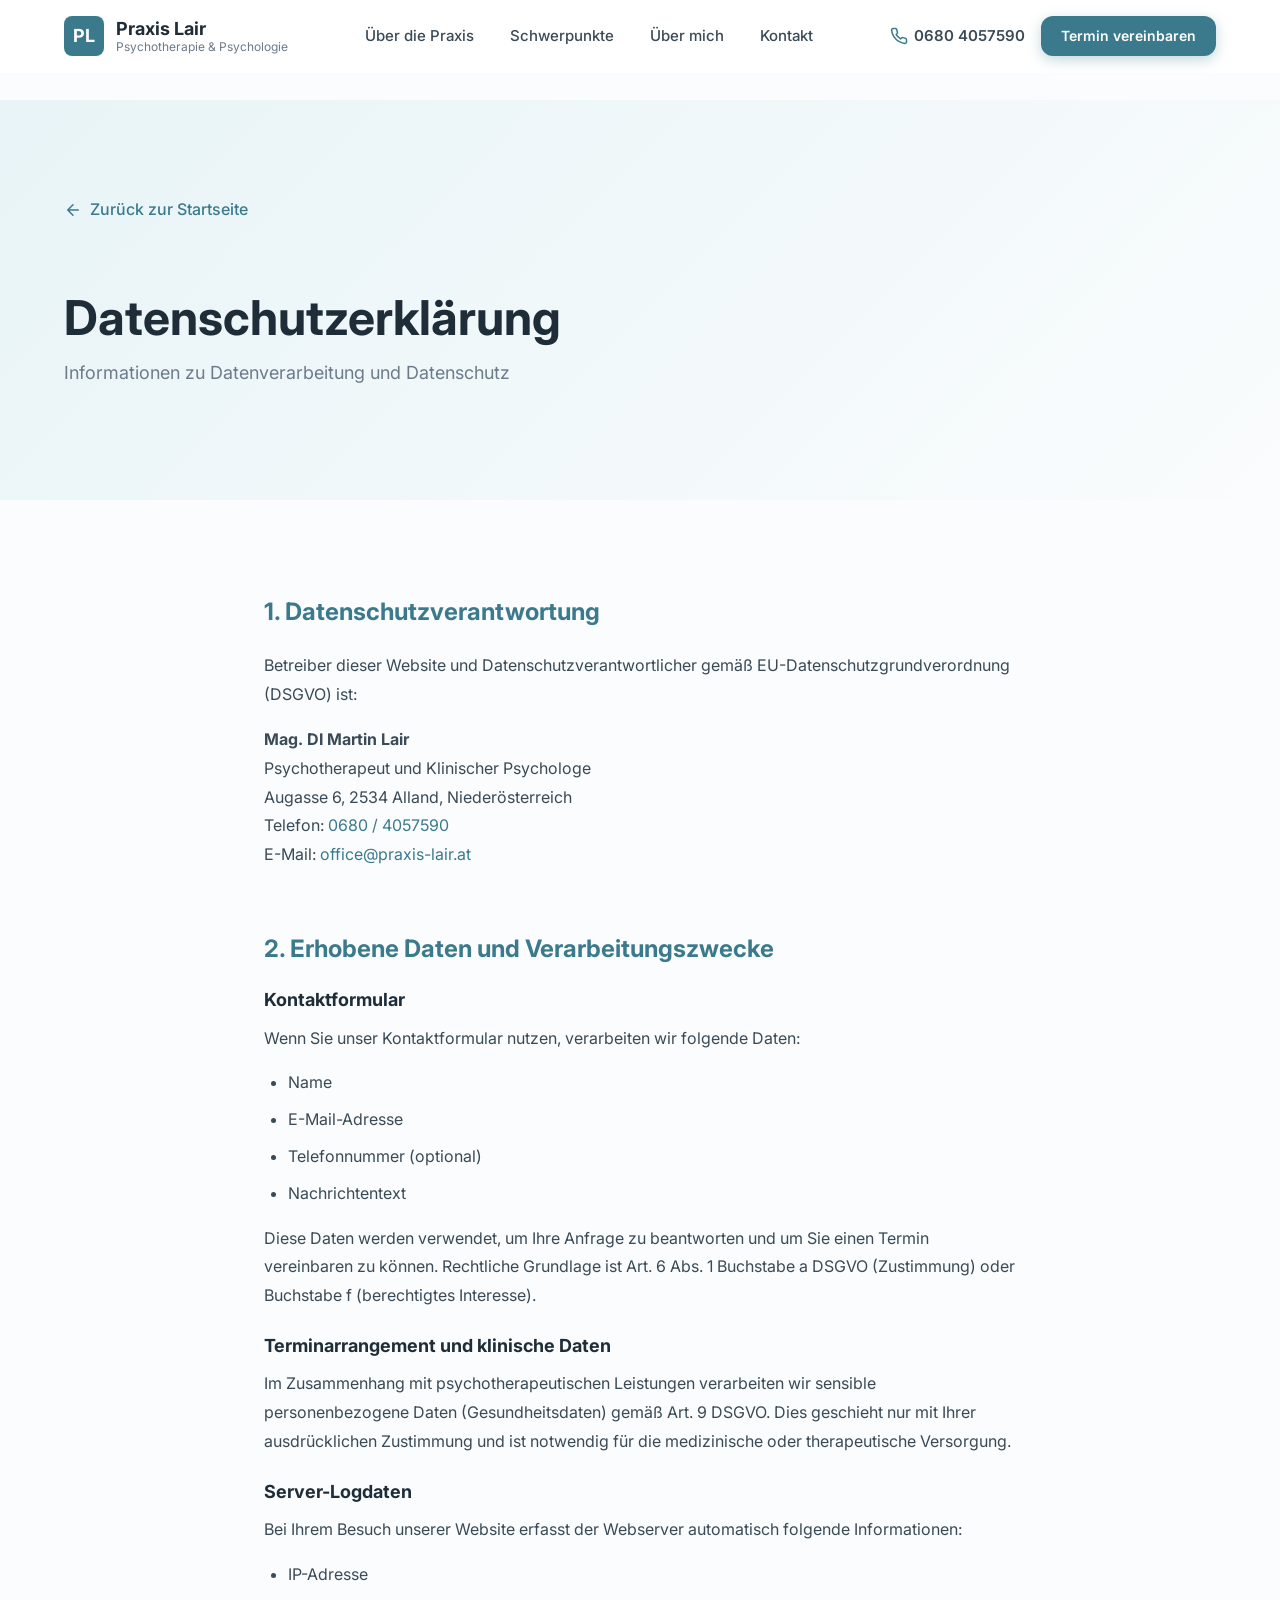
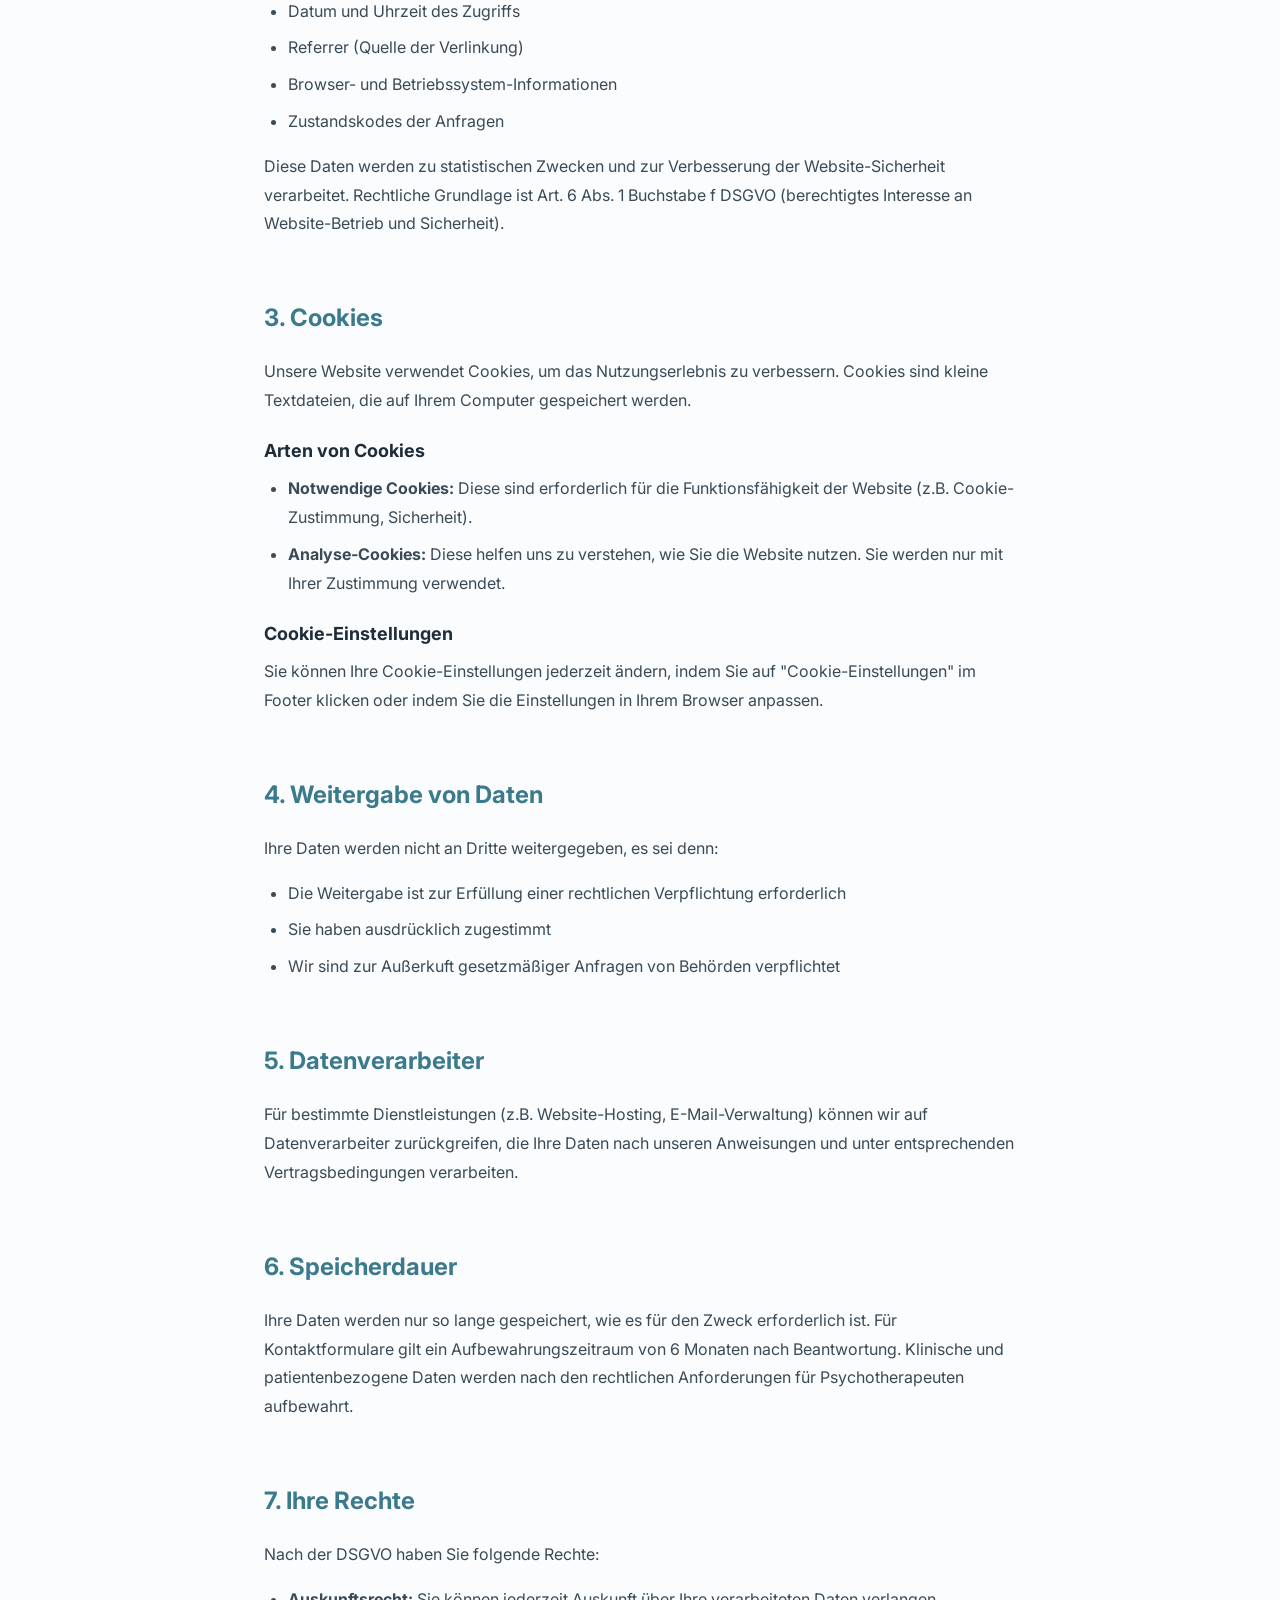
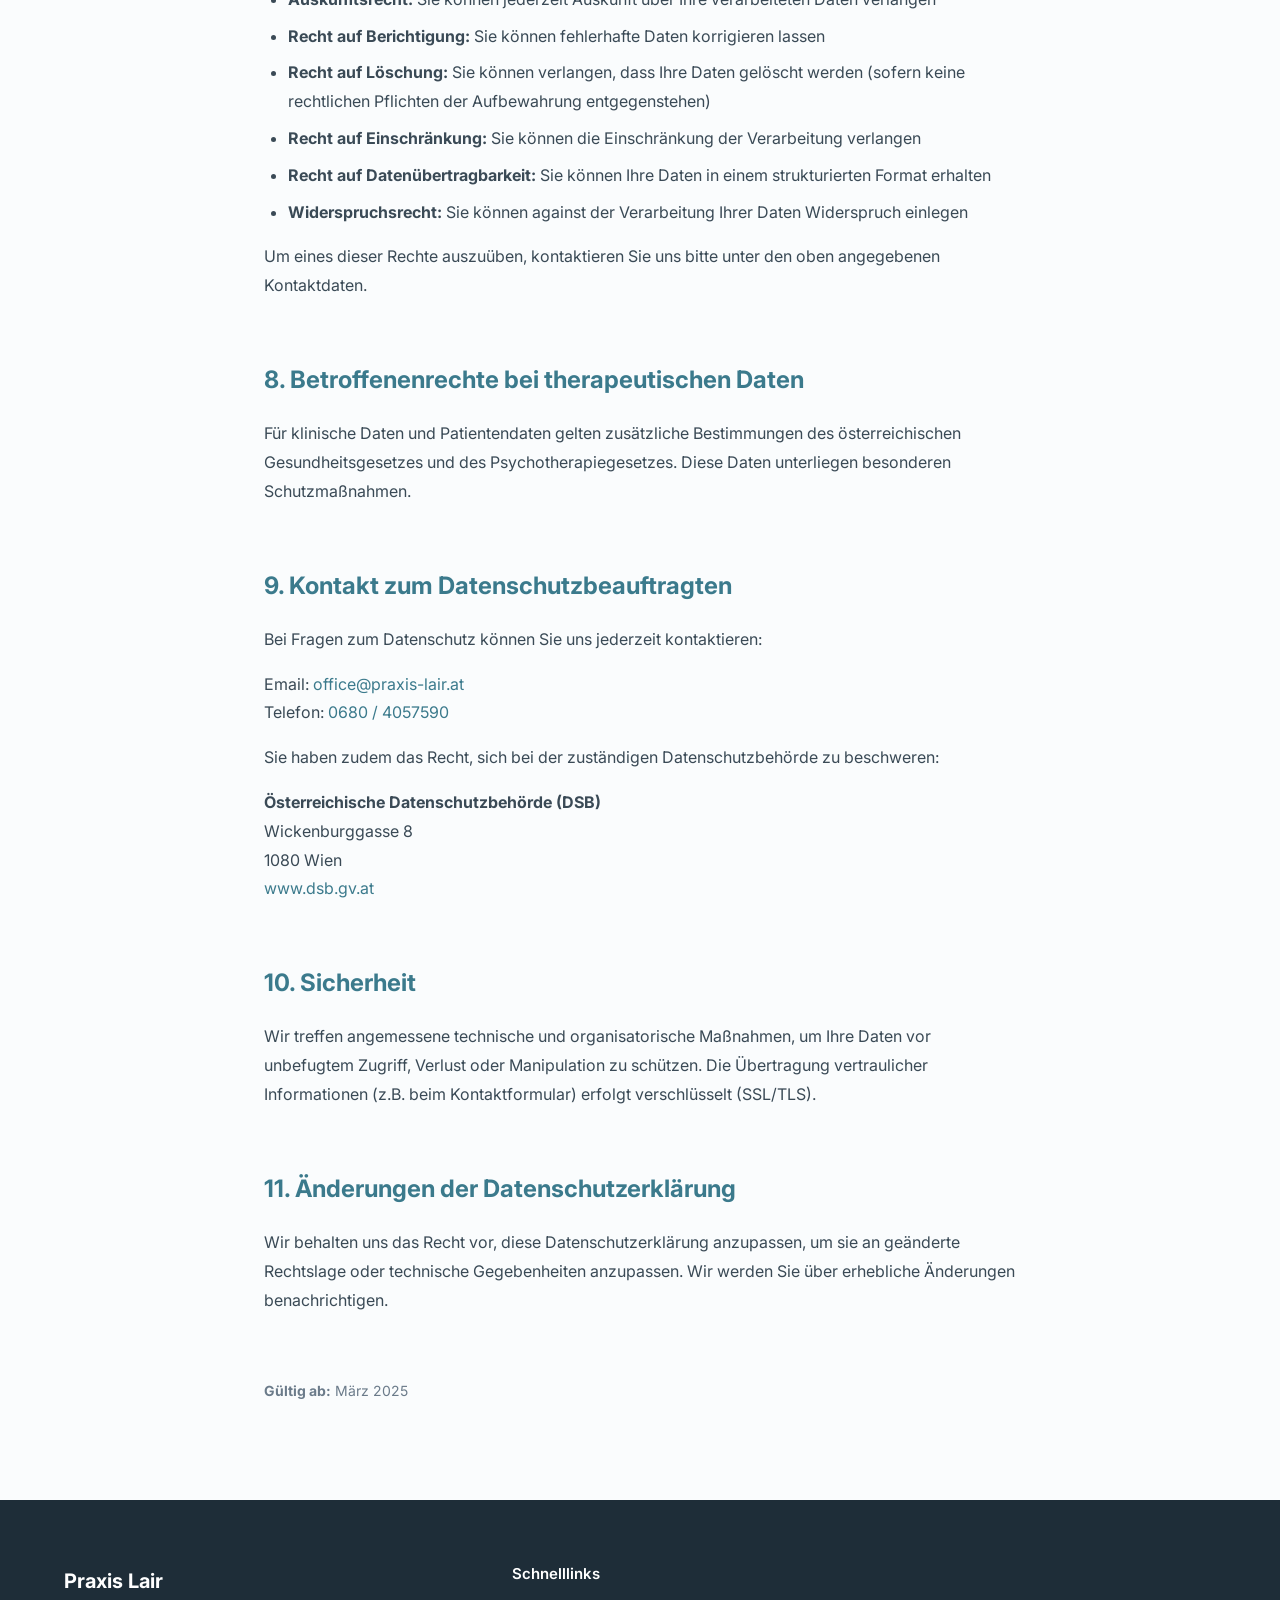
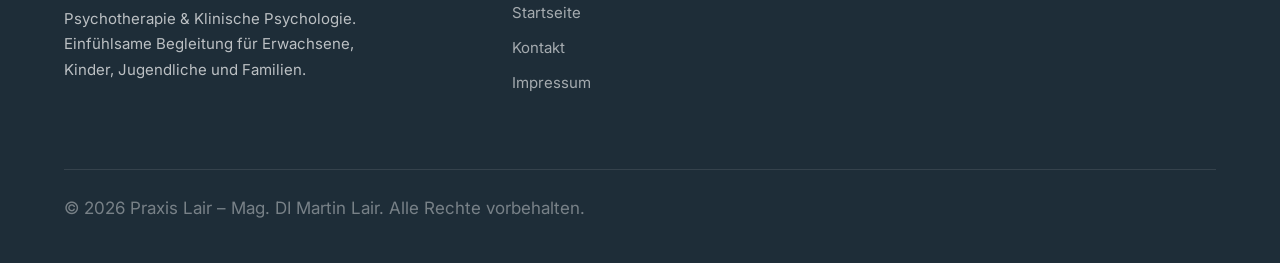
<file: datenschutzerklarung.html>
<!DOCTYPE html>
<html lang="de">
<head>
  <meta charset="UTF-8">
  <meta name="viewport" content="width=device-width, initial-scale=1.0">
  <meta name="description" content="Datenschutzerklärung – Praxis Lair Psychotherapie & Klinische Psychologie">
  <meta name="robots" content="index, follow">
  <title>Datenschutzerklärung – Praxis Lair</title>

  <!-- Fonts -->
  <link rel="preconnect" href="https://fonts.googleapis.com">
  <link rel="preconnect" href="https://fonts.gstatic.com" crossorigin>
  <link href="https://fonts.googleapis.com/css2?family=Inter:wght@400;500;600;700;800&display=swap" rel="stylesheet">

  <!-- Styles -->
  <link rel="stylesheet" href="css/styles.css">

  <style>
    .legal-page {
      min-height: 100vh;
      padding-top: 100px;
    }

    .legal-header {
      background: linear-gradient(135deg, var(--color-primary-light) 0%, var(--color-bg) 100%);
      padding: var(--space-2xl) 0;
      margin-bottom: var(--space-2xl);
    }

    .legal-header h1 {
      margin-bottom: 0.5rem;
    }

    .legal-content {
      max-width: 800px;
      margin: 0 auto;
      line-height: 1.8;
    }

    .legal-section {
      margin-bottom: var(--space-xl);
    }

    .legal-section h2 {
      font-size: 1.5rem;
      margin-bottom: var(--space-md);
      margin-top: var(--space-lg);
      color: var(--color-primary);
    }

    .legal-section h2:first-child {
      margin-top: 0;
    }

    .legal-section h3 {
      font-size: 1.125rem;
      margin-top: var(--space-md);
      margin-bottom: 0.75rem;
      color: var(--color-gray-900);
    }

    .legal-section p {
      margin-bottom: 1rem;
      font-size: 1rem;
    }

    .legal-section ul {
      margin-left: 1.5rem;
      margin-bottom: 1rem;
    }

    .legal-section ul li {
      list-style: disc;
      margin-bottom: 0.5rem;
    }

    .back-link {
      display: inline-flex;
      align-items: center;
      gap: 0.5rem;
      margin-bottom: var(--space-xl);
      color: var(--color-primary);
      font-weight: 500;
    }

    .back-link:hover {
      text-decoration: underline;
    }
  </style>
</head>
<body>
  <!-- Navigation -->
  <nav class="navbar" id="navbar" role="navigation" aria-label="Hauptnavigation">
    <div class="container navbar-inner">
      <a href="index.html" class="navbar-brand" aria-label="Zur Startseite">
        <div class="navbar-brand-icon" aria-hidden="true">PL</div>
        <div class="navbar-brand-text">
          <span class="navbar-brand-name">Praxis Lair</span>
          <span class="navbar-brand-sub">Psychotherapie & Psychologie</span>
        </div>
      </a>

      <div class="navbar-nav" id="navbarNav">
        <a href="index.html#about">Über die Praxis</a>
        <a href="index.html#services">Schwerpunkte</a>
        <a href="index.html#doctor">Über mich</a>
        <a href="index.html#contact">Kontakt</a>
      </div>

      <div class="navbar-cta">
        <a href="tel:+436804057590" class="navbar-phone" aria-label="Anrufen: 0680 4057590">
          <svg xmlns="http://www.w3.org/2000/svg" width="18" height="18" viewBox="0 0 24 24" fill="none" stroke="currentColor" stroke-width="2" stroke-linecap="round" stroke-linejoin="round" aria-hidden="true"><path d="M22 16.92v3a2 2 0 0 1-2.18 2 19.79 19.79 0 0 1-8.63-3.07 19.5 19.5 0 0 1-6-6 19.79 19.79 0 0 1-3.07-8.67A2 2 0 0 1 4.11 2h3a2 2 0 0 1 2 1.72 12.84 12.84 0 0 0 .7 2.81 2 2 0 0 1-.45 2.11L8.09 9.91a16 16 0 0 0 6 6l1.27-1.27a2 2 0 0 1 2.11-.45 12.84 12.84 0 0 0 2.81.7A2 2 0 0 1 22 16.92z"></path></svg>
          0680 4057590
        </a>
        <a href="index.html#contact" class="btn btn-primary">Termin vereinbaren</a>
      </div>

      <button class="navbar-toggle" id="navbarToggle" aria-label="Menü öffnen" aria-expanded="false" aria-controls="mobileMenu">
        <span></span>
        <span></span>
        <span></span>
      </button>
    </div>

    <!-- Mobile Menu -->
    <div class="mobile-menu" id="mobileMenu" role="menu">
      <a href="index.html#about" role="menuitem">Über die Praxis</a>
      <a href="index.html#services" role="menuitem">Schwerpunkte</a>
      <a href="index.html#doctor" role="menuitem">Über mich</a>
      <a href="index.html#contact" role="menuitem">Kontakt</a>
      <a href="tel:+436804057590" class="btn btn-outline" role="menuitem">
        <svg xmlns="http://www.w3.org/2000/svg" width="18" height="18" viewBox="0 0 24 24" fill="none" stroke="currentColor" stroke-width="2" stroke-linecap="round" stroke-linejoin="round" aria-hidden="true"><path d="M22 16.92v3a2 2 0 0 1-2.18 2 19.79 19.79 0 0 1-8.63-3.07 19.5 19.5 0 0 1-6-6 19.79 19.79 0 0 1-3.07-8.67A2 2 0 0 1 4.11 2h3a2 2 0 0 1 2 1.72 12.84 12.84 0 0 0 .7 2.81 2 2 0 0 1-.45 2.11L8.09 9.91a16 16 0 0 0 6 6l1.27-1.27a2 2 0 0 1 2.11-.45 12.84 12.84 0 0 0 2.81.7A2 2 0 0 1 22 16.92z"></path></svg>
        0680 4057590
      </a>
      <a href="index.html#contact" class="btn btn-primary" role="menuitem">Termin vereinbaren</a>
    </div>
  </nav>

  <!-- Legal Page Content -->
  <main class="legal-page">
    <section class="legal-header">
      <div class="container">
        <a href="index.html" class="back-link">
          <svg xmlns="http://www.w3.org/2000/svg" width="18" height="18" viewBox="0 0 24 24" fill="none" stroke="currentColor" stroke-width="2" stroke-linecap="round" stroke-linejoin="round" aria-hidden="true"><path d="M19 12H5M12 19l-7-7 7-7"/></svg>
          Zurück zur Startseite
        </a>
        <h1>Datenschutzerklärung</h1>
        <p class="section-subtitle">Informationen zu Datenverarbeitung und Datenschutz</p>
      </div>
    </section>

    <div class="container legal-content">
      <div class="legal-section">
        <h2>1. Datenschutzverantwortung</h2>
        <p>
          Betreiber dieser Website und Datenschutzverantwortlicher gemäß EU-Datenschutzgrundverordnung (DSGVO) ist:
        </p>
        <p>
          <strong>Mag. DI Martin Lair</strong><br>
          Psychotherapeut und Klinischer Psychologe<br>
          Augasse 6, 2534 Alland, Niederösterreich<br>
          Telefon: <a href="tel:+436804057590">0680 / 4057590</a><br>
          E-Mail: <a href="mailto:office@praxis-lair.at">office@praxis-lair.at</a>
        </p>
      </div>

      <div class="legal-section">
        <h2>2. Erhobene Daten und Verarbeitungszwecke</h2>
        
        <h3>Kontaktformular</h3>
        <p>
          Wenn Sie unser Kontaktformular nutzen, verarbeiten wir folgende Daten:
        </p>
        <ul>
          <li>Name</li>
          <li>E-Mail-Adresse</li>
          <li>Telefonnummer (optional)</li>
          <li>Nachrichtentext</li>
        </ul>
        <p>
          Diese Daten werden verwendet, um Ihre Anfrage zu beantworten und um Sie einen Termin vereinbaren zu können. Rechtliche Grundlage ist Art. 6 Abs. 1 Buchstabe a DSGVO (Zustimmung) oder Buchstabe f (berechtigtes Interesse).
        </p>

        <h3>Terminarrangement und klinische Daten</h3>
        <p>
          Im Zusammenhang mit psychotherapeutischen Leistungen verarbeiten wir sensible personenbezogene Daten (Gesundheitsdaten) gemäß Art. 9 DSGVO. Dies geschieht nur mit Ihrer ausdrücklichen Zustimmung und ist notwendig für die medizinische oder therapeutische Versorgung.
        </p>

        <h3>Server-Logdaten</h3>
        <p>
          Bei Ihrem Besuch unserer Website erfasst der Webserver automatisch folgende Informationen:
        </p>
        <ul>
          <li>IP-Adresse</li>
          <li>Datum und Uhrzeit des Zugriffs</li>
          <li>Referrer (Quelle der Verlinkung)</li>
          <li>Browser- und Betriebssystem-Informationen</li>
          <li>Zustandskodes der Anfragen</li>
        </ul>
        <p>
          Diese Daten werden zu statistischen Zwecken und zur Verbesserung der Website-Sicherheit verarbeitet. Rechtliche Grundlage ist Art. 6 Abs. 1 Buchstabe f DSGVO (berechtigtes Interesse an Website-Betrieb und Sicherheit).
        </p>
      </div>

      <div class="legal-section">
        <h2>3. Cookies</h2>
        <p>
          Unsere Website verwendet Cookies, um das Nutzungserlebnis zu verbessern. Cookies sind kleine Textdateien, die auf Ihrem Computer gespeichert werden.
        </p>
        
        <h3>Arten von Cookies</h3>
        <ul>
          <li><strong>Notwendige Cookies:</strong> Diese sind erforderlich für die Funktionsfähigkeit der Website (z.B. Cookie-Zustimmung, Sicherheit).</li>
          <li><strong>Analyse-Cookies:</strong> Diese helfen uns zu verstehen, wie Sie die Website nutzen. Sie werden nur mit Ihrer Zustimmung verwendet.</li>
        </ul>

        <h3>Cookie-Einstellungen</h3>
        <p>
          Sie können Ihre Cookie-Einstellungen jederzeit ändern, indem Sie auf "Cookie-Einstellungen" im Footer klicken oder indem Sie die Einstellungen in Ihrem Browser anpassen.
        </p>
      </div>

      <div class="legal-section">
        <h2>4. Weitergabe von Daten</h2>
        <p>
          Ihre Daten werden nicht an Dritte weitergegeben, es sei denn:
        </p>
        <ul>
          <li>Die Weitergabe ist zur Erfüllung einer rechtlichen Verpflichtung erforderlich</li>
          <li>Sie haben ausdrücklich zugestimmt</li>
          <li>Wir sind zur Außerkuft gesetzmäßiger Anfragen von Behörden verpflichtet</li>
        </ul>
      </div>

      <div class="legal-section">
        <h2>5. Datenverarbeiter</h2>
        <p>
          Für bestimmte Dienstleistungen (z.B. Website-Hosting, E-Mail-Verwaltung) können wir auf Datenverarbeiter zurückgreifen, die Ihre Daten nach unseren Anweisungen und unter entsprechenden Vertragsbedingungen verarbeiten.
        </p>
      </div>

      <div class="legal-section">
        <h2>6. Speicherdauer</h2>
        <p>
          Ihre Daten werden nur so lange gespeichert, wie es für den Zweck erforderlich ist. Für Kontaktformulare gilt ein Aufbewahrungszeitraum von 6 Monaten nach Beantwortung. Klinische und patientenbezogene Daten werden nach den rechtlichen Anforderungen für Psychotherapeuten aufbewahrt.
        </p>
      </div>

      <div class="legal-section">
        <h2>7. Ihre Rechte</h2>
        <p>
          Nach der DSGVO haben Sie folgende Rechte:
        </p>
        <ul>
          <li><strong>Auskunftsrecht:</strong> Sie können jederzeit Auskunft über Ihre verarbeiteten Daten verlangen</li>
          <li><strong>Recht auf Berichtigung:</strong> Sie können fehlerhafte Daten korrigieren lassen</li>
          <li><strong>Recht auf Löschung:</strong> Sie können verlangen, dass Ihre Daten gelöscht werden (sofern keine rechtlichen Pflichten der Aufbewahrung entgegenstehen)</li>
          <li><strong>Recht auf Einschränkung:</strong> Sie können die Einschränkung der Verarbeitung verlangen</li>
          <li><strong>Recht auf Datenübertragbarkeit:</strong> Sie können Ihre Daten in einem strukturierten Format erhalten</li>
          <li><strong>Widerspruchsrecht:</strong> Sie können against der Verarbeitung Ihrer Daten Widerspruch einlegen</li>
        </ul>

        <p>
          Um eines dieser Rechte auszuüben, kontaktieren Sie uns bitte unter den oben angegebenen Kontaktdaten.
        </p>
      </div>

      <div class="legal-section">
        <h2>8. Betroffenenrechte bei therapeutischen Daten</h2>
        <p>
          Für klinische Daten und Patientendaten gelten zusätzliche Bestimmungen des österreichischen Gesundheitsgesetzes und des Psychotherapiegesetzes. Diese Daten unterliegen besonderen Schutzmaßnahmen.
        </p>
      </div>

      <div class="legal-section">
        <h2>9. Kontakt zum Datenschutzbeauftragten</h2>
        <p>
          Bei Fragen zum Datenschutz können Sie uns jederzeit kontaktieren:
        </p>
        <p>
          Email: <a href="mailto:office@praxis-lair.at">office@praxis-lair.at</a><br>
          Telefon: <a href="tel:+436804057590">0680 / 4057590</a>
        </p>
        <p>
          Sie haben zudem das Recht, sich bei der zuständigen Datenschutzbehörde zu beschweren:
        </p>
        <p>
          <strong>Österreichische Datenschutzbehörde (DSB)</strong><br>
          Wickenburggasse 8<br>
          1080 Wien<br>
          <a href="https://www.dsb.gv.at" target="_blank" rel="noopener noreferrer">www.dsb.gv.at</a>
        </p>
      </div>

      <div class="legal-section">
        <h2>10. Sicherheit</h2>
        <p>
          Wir treffen angemessene technische und organisatorische Maßnahmen, um Ihre Daten vor unbefugtem Zugriff, Verlust oder Manipulation zu schützen. Die Übertragung vertraulicher Informationen (z.B. beim Kontaktformular) erfolgt verschlüsselt (SSL/TLS).
        </p>
      </div>

      <div class="legal-section">
        <h2>11. Änderungen der Datenschutzerklärung</h2>
        <p>
          Wir behalten uns das Recht vor, diese Datenschutzerklärung anzupassen, um sie an geänderte Rechtslage oder technische Gegebenheiten anzupassen. Wir werden Sie über erhebliche Änderungen benachrichtigen.
        </p>
      </div>

      <div class="legal-section">
        <p style="font-size: 0.875rem; color: var(--color-gray-500); margin-top: var(--space-xl);">
          <strong>Gültig ab:</strong> März 2025
        </p>
      </div>
    </div>
  </main>

  <!-- Footer -->
  <footer class="footer" role="contentinfo" style="margin-top: var(--space-2xl);">
    <div class="container">
      <div class="footer-grid">
        <div class="footer-brand">
          <div class="footer-brand-name">Praxis Lair</div>
          <p>Psychotherapie &amp; Klinische Psychologie. Einfühlsame Begleitung für Erwachsene, Kinder, Jugendliche und Familien.</p>
        </div>
        <div class="footer-column">
          <h4>Schnelllinks</h4>
          <ul>
            <li><a href="index.html">Startseite</a></li>
            <li><a href="index.html#contact">Kontakt</a></li>
            <li><a href="impressum.html">Impressum</a></li>
          </ul>
        </div>
      </div>
      <div class="footer-bottom">
        <p>&copy; 2026 Praxis Lair – Mag. DI Martin Lair. Alle Rechte vorbehalten.</p>
      </div>
    </div>
  </footer>

  <!-- Scripts -->
  <script src="js/main.js"></script>
</body>
</html>
</file>
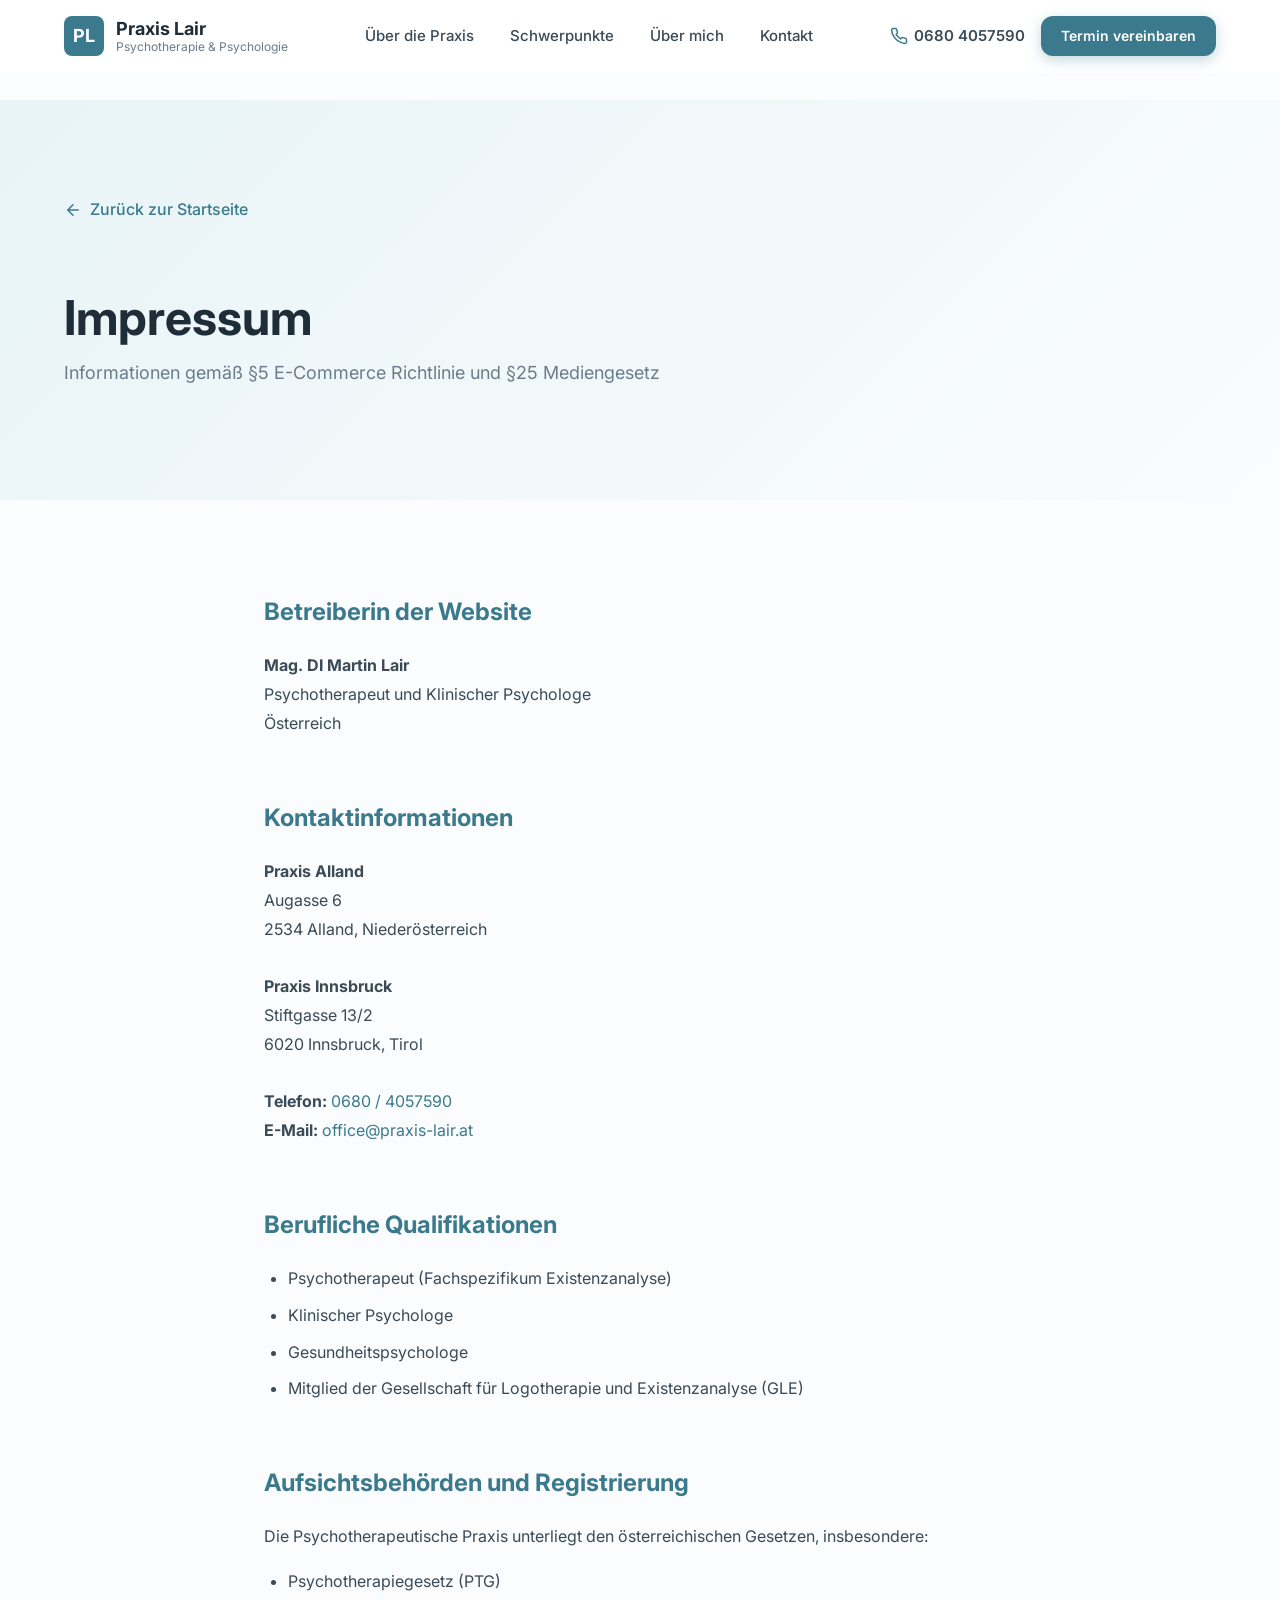
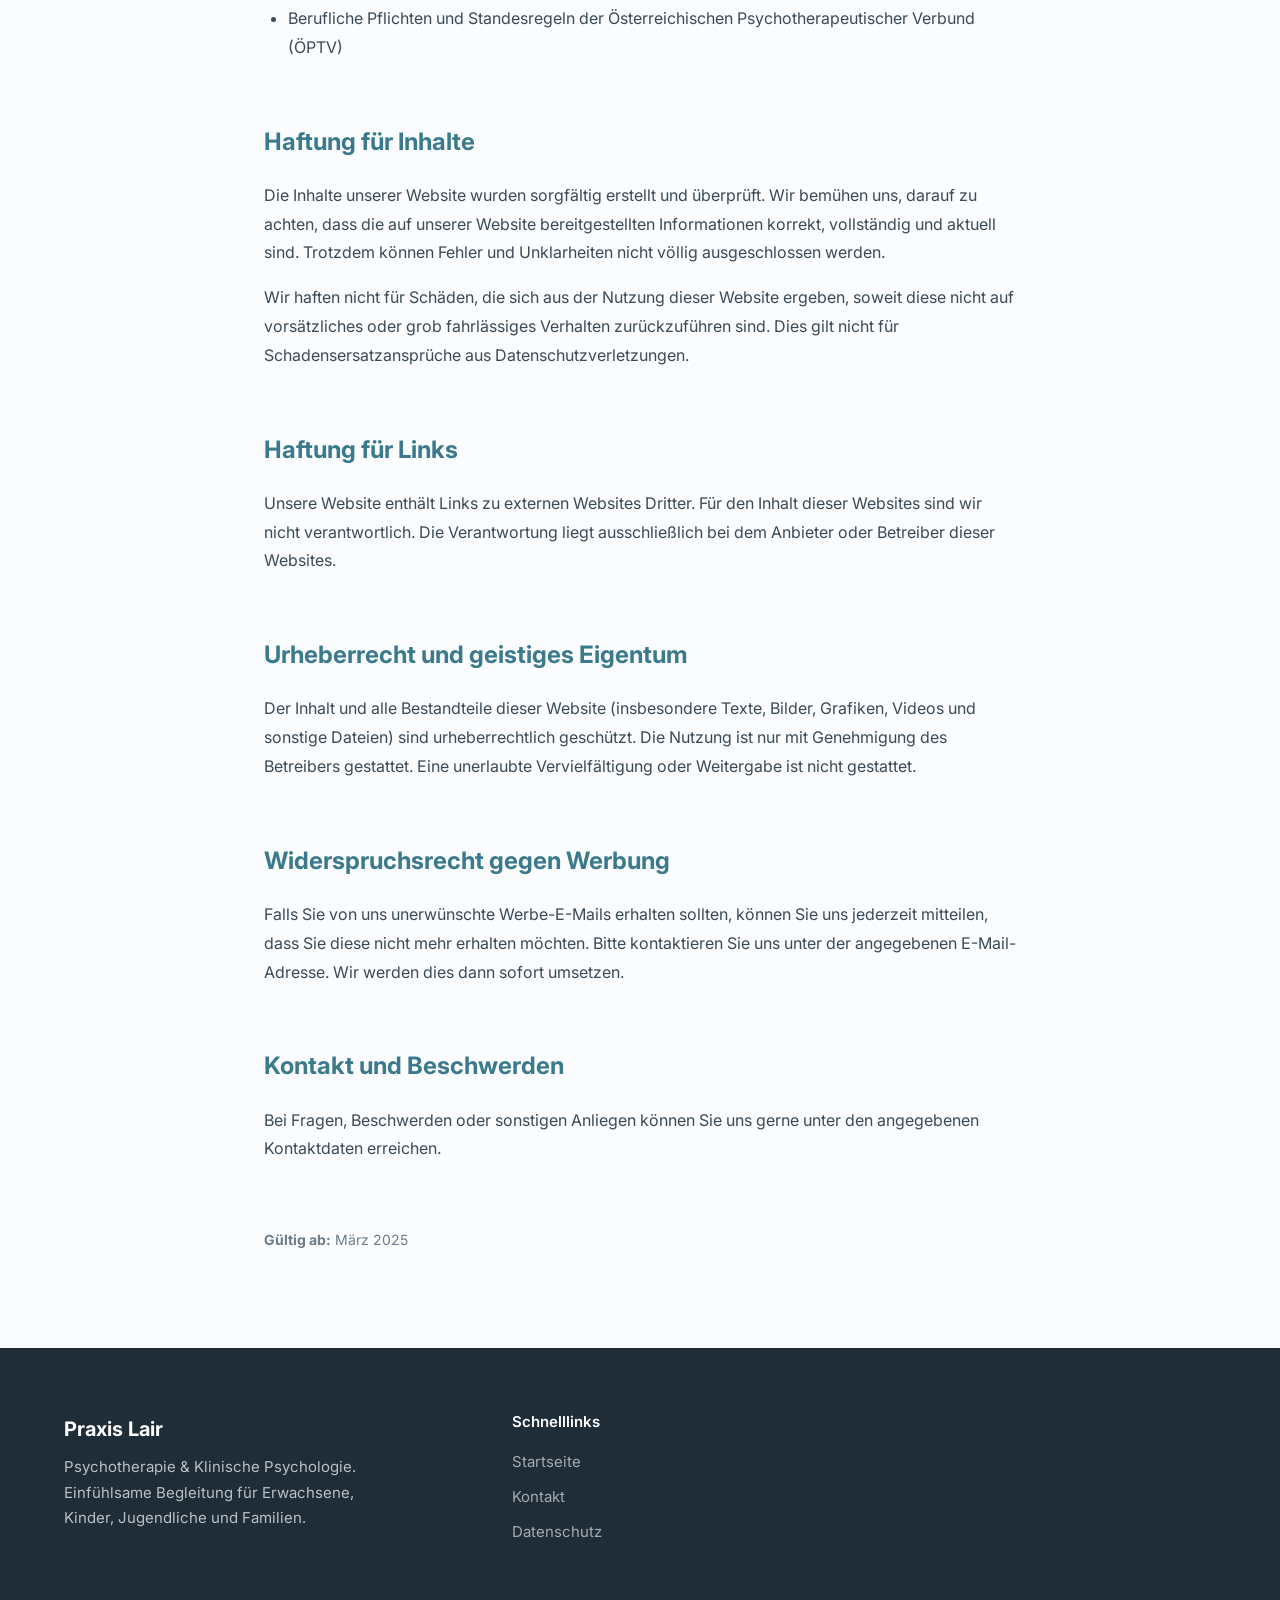
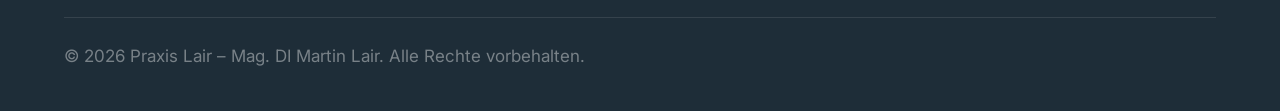
<file: impressum.html>
<!DOCTYPE html>
<html lang="de">
<head>
  <meta charset="UTF-8">
  <meta name="viewport" content="width=device-width, initial-scale=1.0">
  <meta name="description" content="Impressum – Praxis Lair Psychotherapie & Klinische Psychologie">
  <meta name="robots" content="index, follow">
  <title>Impressum – Praxis Lair</title>

  <!-- Fonts -->
  <link rel="preconnect" href="https://fonts.googleapis.com">
  <link rel="preconnect" href="https://fonts.gstatic.com" crossorigin>
  <link href="https://fonts.googleapis.com/css2?family=Inter:wght@400;500;600;700;800&display=swap" rel="stylesheet">

  <!-- Styles -->
  <link rel="stylesheet" href="css/styles.css">

  <style>
    .legal-page {
      min-height: 100vh;
      padding-top: 100px;
    }

    .legal-header {
      background: linear-gradient(135deg, var(--color-primary-light) 0%, var(--color-bg) 100%);
      padding: var(--space-2xl) 0;
      margin-bottom: var(--space-2xl);
    }

    .legal-header h1 {
      margin-bottom: 0.5rem;
    }

    .legal-content {
      max-width: 800px;
      margin: 0 auto;
      line-height: 1.8;
    }

    .legal-section {
      margin-bottom: var(--space-xl);
    }

    .legal-section h2 {
      font-size: 1.5rem;
      margin-bottom: var(--space-md);
      margin-top: var(--space-lg);
      color: var(--color-primary);
    }

    .legal-section h2:first-child {
      margin-top: 0;
    }

    .legal-section p {
      margin-bottom: 1rem;
      font-size: 1rem;
    }

    .legal-section ul {
      margin-left: 1.5rem;
      margin-bottom: 1rem;
    }

    .legal-section ul li {
      list-style: disc;
      margin-bottom: 0.5rem;
    }

    .back-link {
      display: inline-flex;
      align-items: center;
      gap: 0.5rem;
      margin-bottom: var(--space-xl);
      color: var(--color-primary);
      font-weight: 500;
    }

    .back-link:hover {
      text-decoration: underline;
    }
  </style>
</head>
<body>
  <!-- Navigation -->
  <nav class="navbar" id="navbar" role="navigation" aria-label="Hauptnavigation">
    <div class="container navbar-inner">
      <a href="index.html" class="navbar-brand" aria-label="Zur Startseite">
        <div class="navbar-brand-icon" aria-hidden="true">PL</div>
        <div class="navbar-brand-text">
          <span class="navbar-brand-name">Praxis Lair</span>
          <span class="navbar-brand-sub">Psychotherapie & Psychologie</span>
        </div>
      </a>

      <div class="navbar-nav" id="navbarNav">
        <a href="index.html#about">Über die Praxis</a>
        <a href="index.html#services">Schwerpunkte</a>
        <a href="index.html#doctor">Über mich</a>
        <a href="index.html#contact">Kontakt</a>
      </div>

      <div class="navbar-cta">
        <a href="tel:+436804057590" class="navbar-phone" aria-label="Anrufen: 0680 4057590">
          <svg xmlns="http://www.w3.org/2000/svg" width="18" height="18" viewBox="0 0 24 24" fill="none" stroke="currentColor" stroke-width="2" stroke-linecap="round" stroke-linejoin="round" aria-hidden="true"><path d="M22 16.92v3a2 2 0 0 1-2.18 2 19.79 19.79 0 0 1-8.63-3.07 19.5 19.5 0 0 1-6-6 19.79 19.79 0 0 1-3.07-8.67A2 2 0 0 1 4.11 2h3a2 2 0 0 1 2 1.72 12.84 12.84 0 0 0 .7 2.81 2 2 0 0 1-.45 2.11L8.09 9.91a16 16 0 0 0 6 6l1.27-1.27a2 2 0 0 1 2.11-.45 12.84 12.84 0 0 0 2.81.7A2 2 0 0 1 22 16.92z"></path></svg>
          0680 4057590
        </a>
        <a href="index.html#contact" class="btn btn-primary">Termin vereinbaren</a>
      </div>

      <button class="navbar-toggle" id="navbarToggle" aria-label="Menü öffnen" aria-expanded="false" aria-controls="mobileMenu">
        <span></span>
        <span></span>
        <span></span>
      </button>
    </div>

    <!-- Mobile Menu -->
    <div class="mobile-menu" id="mobileMenu" role="menu">
      <a href="index.html#about" role="menuitem">Über die Praxis</a>
      <a href="index.html#services" role="menuitem">Schwerpunkte</a>
      <a href="index.html#doctor" role="menuitem">Über mich</a>
      <a href="index.html#contact" role="menuitem">Kontakt</a>
      <a href="tel:+436804057590" class="btn btn-outline" role="menuitem">
        <svg xmlns="http://www.w3.org/2000/svg" width="18" height="18" viewBox="0 0 24 24" fill="none" stroke="currentColor" stroke-width="2" stroke-linecap="round" stroke-linejoin="round" aria-hidden="true"><path d="M22 16.92v3a2 2 0 0 1-2.18 2 19.79 19.79 0 0 1-8.63-3.07 19.5 19.5 0 0 1-6-6 19.79 19.79 0 0 1-3.07-8.67A2 2 0 0 1 4.11 2h3a2 2 0 0 1 2 1.72 12.84 12.84 0 0 0 .7 2.81 2 2 0 0 1-.45 2.11L8.09 9.91a16 16 0 0 0 6 6l1.27-1.27a2 2 0 0 1 2.11-.45 12.84 12.84 0 0 0 2.81.7A2 2 0 0 1 22 16.92z"></path></svg>
        0680 4057590
      </a>
      <a href="index.html#contact" class="btn btn-primary" role="menuitem">Termin vereinbaren</a>
    </div>
  </nav>

  <!-- Legal Page Content -->
  <main class="legal-page">
    <section class="legal-header">
      <div class="container">
        <a href="index.html" class="back-link">
          <svg xmlns="http://www.w3.org/2000/svg" width="18" height="18" viewBox="0 0 24 24" fill="none" stroke="currentColor" stroke-width="2" stroke-linecap="round" stroke-linejoin="round" aria-hidden="true"><path d="M19 12H5M12 19l-7-7 7-7"/></svg>
          Zurück zur Startseite
        </a>
        <h1>Impressum</h1>
        <p class="section-subtitle">Informationen gemäß §5 E-Commerce Richtlinie und §25 Mediengesetz</p>
      </div>
    </section>

    <div class="container legal-content">
      <div class="legal-section">
        <h2>Betreiberin der Website</h2>
        <p>
          <strong>Mag. DI Martin Lair</strong><br>
          Psychotherapeut und Klinischer Psychologe<br>
          Österreich
        </p>
      </div>

      <div class="legal-section">
        <h2>Kontaktinformationen</h2>
        <p>
          <strong>Praxis Alland</strong><br>
          Augasse 6<br>
          2534 Alland, Niederösterreich<br>
          <br>
          <strong>Praxis Innsbruck</strong><br>
          Stiftgasse 13/2<br>
          6020 Innsbruck, Tirol<br>
          <br>
          <strong>Telefon:</strong> <a href="tel:+436804057590">0680 / 4057590</a><br>
          <strong>E-Mail:</strong> <a href="mailto:office@praxis-lair.at">office@praxis-lair.at</a>
        </p>
      </div>

      <div class="legal-section">
        <h2>Berufliche Qualifikationen</h2>
        <ul>
          <li>Psychotherapeut (Fachspezifikum Existenzanalyse)</li>
          <li>Klinischer Psychologe</li>
          <li>Gesundheitspsychologe</li>
          <li>Mitglied der Gesellschaft für Logotherapie und Existenzanalyse (GLE)</li>
        </ul>
      </div>

      <div class="legal-section">
        <h2>Aufsichtsbehörden und Registrierung</h2>
        <p>
          Die Psychotherapeutische Praxis unterliegt den österreichischen Gesetzen, insbesondere:
        </p>
        <ul>
          <li>Psychotherapiegesetz (PTG)</li>
          <li>Berufliche Pflichten und Standesregeln der Österreichischen Psychotherapeutischer Verbund (ÖPTV)</li>
        </ul>
      </div>

      <div class="legal-section">
        <h2>Haftung für Inhalte</h2>
        <p>
          Die Inhalte unserer Website wurden sorgfältig erstellt und überprüft. Wir bemühen uns, darauf zu achten, dass die auf unserer Website bereitgestellten Informationen korrekt, vollständig und aktuell sind. Trotzdem können Fehler und Unklarheiten nicht völlig ausgeschlossen werden.
        </p>
        <p>
          Wir haften nicht für Schäden, die sich aus der Nutzung dieser Website ergeben, soweit diese nicht auf vorsätzliches oder grob fahrlässiges Verhalten zurückzuführen sind. Dies gilt nicht für Schadensersatzansprüche aus Datenschutzverletzungen.
        </p>
      </div>

      <div class="legal-section">
        <h2>Haftung für Links</h2>
        <p>
          Unsere Website enthält Links zu externen Websites Dritter. Für den Inhalt dieser Websites sind wir nicht verantwortlich. Die Verantwortung liegt ausschließlich bei dem Anbieter oder Betreiber dieser Websites.
        </p>
      </div>

      <div class="legal-section">
        <h2>Urheberrecht und geistiges Eigentum</h2>
        <p>
          Der Inhalt und alle Bestandteile dieser Website (insbesondere Texte, Bilder, Grafiken, Videos und sonstige Dateien) sind urheberrechtlich geschützt. Die Nutzung ist nur mit Genehmigung des Betreibers gestattet. Eine unerlaubte Vervielfältigung oder Weitergabe ist nicht gestattet.
        </p>
      </div>

      <div class="legal-section">
        <h2>Widerspruchsrecht gegen Werbung</h2>
        <p>
          Falls Sie von uns unerwünschte Werbe-E-Mails erhalten sollten, können Sie uns jederzeit mitteilen, dass Sie diese nicht mehr erhalten möchten. Bitte kontaktieren Sie uns unter der angegebenen E-Mail-Adresse. Wir werden dies dann sofort umsetzen.
        </p>
      </div>

      <div class="legal-section">
        <h2>Kontakt und Beschwerden</h2>
        <p>
          Bei Fragen, Beschwerden oder sonstigen Anliegen können Sie uns gerne unter den angegebenen Kontaktdaten erreichen.
        </p>
      </div>

      <div class="legal-section">
        <p style="font-size: 0.875rem; color: var(--color-gray-500); margin-top: var(--space-xl);">
          <strong>Gültig ab:</strong> März 2025
        </p>
      </div>
    </div>
  </main>

  <!-- Footer -->
  <footer class="footer" role="contentinfo" style="margin-top: var(--space-2xl);">
    <div class="container">
      <div class="footer-grid">
        <div class="footer-brand">
          <div class="footer-brand-name">Praxis Lair</div>
          <p>Psychotherapie &amp; Klinische Psychologie. Einfühlsame Begleitung für Erwachsene, Kinder, Jugendliche und Familien.</p>
        </div>
        <div class="footer-column">
          <h4>Schnelllinks</h4>
          <ul>
            <li><a href="index.html">Startseite</a></li>
            <li><a href="index.html#contact">Kontakt</a></li>
            <li><a href="datenschutzerklarung.html">Datenschutz</a></li>
          </ul>
        </div>
      </div>
      <div class="footer-bottom">
        <p>&copy; 2026 Praxis Lair – Mag. DI Martin Lair. Alle Rechte vorbehalten.</p>
      </div>
    </div>
  </footer>

  <!-- Scripts -->
  <script src="js/main.js"></script>
</body>
</html>
</file>
<file: css/styles.css>
/* ============================================
   PRAXIS LAIR — Modern Healthcare Website
   Psychotherapie & Klinische Psychologie
   ============================================ */

/* --- CSS Custom Properties --- */
:root {
  /* Primary palette – calming medical tones */
  --color-primary: #3B7A8C;
  --color-primary-dark: #2C5F6E;
  --color-primary-light: #E8F4F7;
  --color-accent: #4A9B8E;
  --color-accent-light: #E6F5F2;

  /* Neutrals */
  --color-bg: #FAFCFD;
  --color-white: #FFFFFF;
  --color-gray-50: #F7F9FA;
  --color-gray-100: #EEF1F3;
  --color-gray-200: #DDE2E6;
  --color-gray-300: #B8C1C8;
  --color-gray-500: #6B7B8A;
  --color-gray-700: #3A4A56;
  --color-gray-900: #1E2D38;

  /* Typography */
  --font-heading: 'Inter', 'Segoe UI', system-ui, -apple-system, sans-serif;
  --font-body: 'Inter', 'Segoe UI', system-ui, -apple-system, sans-serif;

  /* Spacing scale */
  --space-xs: 0.5rem;
  --space-sm: 1rem;
  --space-md: 1.5rem;
  --space-lg: 2.5rem;
  --space-xl: 4rem;
  --space-2xl: 6rem;

  /* Layout */
  --max-width: 1200px;
  --border-radius: 12px;
  --border-radius-sm: 8px;
  --border-radius-lg: 20px;

  /* Shadows */
  --shadow-sm: 0 1px 3px rgba(30, 45, 56, 0.06);
  --shadow-md: 0 4px 16px rgba(30, 45, 56, 0.08);
  --shadow-lg: 0 8px 32px rgba(30, 45, 56, 0.1);
  --shadow-xl: 0 16px 48px rgba(30, 45, 56, 0.12);

  /* Transitions */
  --transition: 0.3s cubic-bezier(0.4, 0, 0.2, 1);
}

/* --- Reset & Base --- */
*,
*::before,
*::after {
  margin: 0;
  padding: 0;
  box-sizing: border-box;
}

html {
  scroll-behavior: smooth;
  font-size: 16px;
  -webkit-text-size-adjust: 100%;
}

body {
  font-family: var(--font-body);
  color: var(--color-gray-700);
  background-color: var(--color-bg);
  line-height: 1.7;
  -webkit-font-smoothing: antialiased;
  -moz-osx-font-smoothing: grayscale;
  overflow-x: hidden;
}

img {
  max-width: 100%;
  height: auto;
  display: block;
}

a {
  color: var(--color-primary);
  text-decoration: none;
  transition: color var(--transition);
}

a:hover {
  color: var(--color-primary-dark);
}

h1, h2, h3, h4 {
  font-family: var(--font-heading);
  color: var(--color-gray-900);
  line-height: 1.3;
  font-weight: 700;
}

h1 { font-size: clamp(2rem, 4vw, 3rem); }
h2 { font-size: clamp(1.6rem, 3vw, 2.25rem); }
h3 { font-size: clamp(1.2rem, 2vw, 1.5rem); }
h4 { font-size: 1.125rem; }

p {
  font-size: 1.0625rem;
  margin-bottom: 1rem;
}

ul {
  list-style: none;
}

/* --- Utility Classes --- */
.container {
  width: 100%;
  max-width: var(--max-width);
  margin: 0 auto;
  padding: 0 1.5rem;
}

.section {
  padding: var(--space-2xl) 0;
}

.section-label {
  display: inline-block;
  font-size: 0.8125rem;
  font-weight: 600;
  letter-spacing: 0.1em;
  text-transform: uppercase;
  color: var(--color-primary);
  background: var(--color-primary-light);
  padding: 0.375rem 1rem;
  border-radius: 100px;
  margin-bottom: var(--space-sm);
}

.section-title {
  margin-bottom: var(--space-md);
}

.section-subtitle {
  font-size: 1.125rem;
  color: var(--color-gray-500);
  max-width: 640px;
  line-height: 1.7;
}

.text-center {
  text-align: center;
}

.mx-auto {
  margin-left: auto;
  margin-right: auto;
}

/* --- Buttons --- */
.btn {
  display: inline-flex;
  align-items: center;
  gap: 0.5rem;
  padding: 0.875rem 2rem;
  font-family: var(--font-body);
  font-size: 1rem;
  font-weight: 600;
  border: none;
  border-radius: var(--border-radius);
  cursor: pointer;
  transition: all var(--transition);
  text-decoration: none;
  line-height: 1.4;
}

.btn-primary {
  color: var(--color-white);
  background: var(--color-primary);
  box-shadow: 0 4px 14px rgba(59, 122, 140, 0.3);
}

.btn-primary:hover {
  background: var(--color-primary-dark);
  color: var(--color-white);
  box-shadow: 0 6px 20px rgba(59, 122, 140, 0.4);
  transform: translateY(-1px);
}

.btn-outline {
  color: var(--color-primary);
  background: transparent;
  border: 2px solid var(--color-primary);
}

.btn-outline:hover {
  background: var(--color-primary);
  color: var(--color-white);
  transform: translateY(-1px);
}

.btn-white {
  color: var(--color-primary);
  background: var(--color-white);
  box-shadow: var(--shadow-md);
}

.btn-white:hover {
  color: var(--color-primary-dark);
  box-shadow: var(--shadow-lg);
  transform: translateY(-1px);
}

/* --- Navigation --- */
.navbar {
  position: fixed;
  top: 0;
  left: 0;
  right: 0;
  z-index: 1000;
  background: rgba(255, 255, 255, 0.92);
  backdrop-filter: blur(16px);
  -webkit-backdrop-filter: blur(16px);
  border-bottom: 1px solid transparent;
  transition: all var(--transition);
}

.navbar.scrolled {
  border-bottom-color: var(--color-gray-200);
  box-shadow: var(--shadow-sm);
}

.navbar-inner {
  display: flex;
  align-items: center;
  justify-content: space-between;
  height: 72px;
}

.navbar-brand {
  display: flex;
  align-items: center;
  gap: 0.75rem;
  text-decoration: none;
}

.navbar-brand-icon {
  width: 40px;
  height: 40px;
  background: var(--color-primary);
  border-radius: var(--border-radius-sm);
  display: flex;
  align-items: center;
  justify-content: center;
  color: var(--color-white);
  font-weight: 700;
  font-size: 1.125rem;
}

.navbar-brand-text {
  display: flex;
  flex-direction: column;
}

.navbar-brand-name {
  font-size: 1.125rem;
  font-weight: 700;
  color: var(--color-gray-900);
  line-height: 1.2;
}

.navbar-brand-sub {
  font-size: 0.75rem;
  color: var(--color-gray-500);
  line-height: 1.2;
}

.navbar-nav {
  display: flex;
  align-items: center;
  gap: 0.25rem;
}

.navbar-nav a {
  padding: 0.5rem 1rem;
  font-size: 0.9375rem;
  font-weight: 500;
  color: var(--color-gray-700);
  border-radius: var(--border-radius-sm);
  transition: all var(--transition);
}

.navbar-nav a:hover {
  color: var(--color-primary);
  background: var(--color-primary-light);
}

.navbar-cta {
  display: flex;
  align-items: center;
  gap: 1rem;
}

.navbar-cta .btn {
  padding: 0.625rem 1.25rem;
  font-size: 0.875rem;
}

.navbar-phone {
  display: flex;
  align-items: center;
  gap: 0.375rem;
  font-size: 0.9375rem;
  font-weight: 600;
  color: var(--color-gray-700);
}

.navbar-phone svg {
  width: 18px;
  height: 18px;
  color: var(--color-primary);
}

/* Mobile menu toggle */
.navbar-toggle {
  display: none;
  flex-direction: column;
  gap: 5px;
  background: none;
  border: none;
  cursor: pointer;
  padding: 0.5rem;
}

.navbar-toggle span {
  display: block;
  width: 24px;
  height: 2px;
  background: var(--color-gray-700);
  border-radius: 2px;
  transition: all var(--transition);
}

.navbar-toggle.active span:nth-child(1) {
  transform: rotate(45deg) translate(5px, 5px);
}

.navbar-toggle.active span:nth-child(2) {
  opacity: 0;
}

.navbar-toggle.active span:nth-child(3) {
  transform: rotate(-45deg) translate(5px, -5px);
}

/* --- Hero Section --- */
.hero {
  position: relative;
  min-height: 100vh;
  display: flex;
  align-items: center;
  padding-top: 72px;
  background: linear-gradient(135deg, var(--color-primary-light) 0%, var(--color-bg) 50%, var(--color-accent-light) 100%);
  overflow: hidden;
}

.hero::before {
  content: '';
  position: absolute;
  top: -50%;
  right: -20%;
  width: 80%;
  height: 150%;
  background: radial-gradient(ellipse, rgba(59, 122, 140, 0.06) 0%, transparent 70%);
  pointer-events: none;
}

.hero-grid {
  display: grid;
  grid-template-columns: 1fr 1fr;
  gap: var(--space-xl);
  align-items: center;
}

.hero-content {
  position: relative;
  z-index: 1;
}

.hero-badge {
  display: inline-flex;
  align-items: center;
  gap: 0.5rem;
  background: var(--color-white);
  padding: 0.5rem 1rem;
  border-radius: 100px;
  font-size: 0.875rem;
  font-weight: 500;
  color: var(--color-gray-700);
  box-shadow: var(--shadow-sm);
  margin-bottom: var(--space-md);
}

.hero-badge-dot {
  width: 8px;
  height: 8px;
  background: var(--color-accent);
  border-radius: 50%;
}

.hero h1 {
  margin-bottom: var(--space-md);
  color: var(--color-gray-900);
}

.hero h1 span {
  color: var(--color-primary);
}

.hero-description {
  font-size: 1.1875rem;
  color: var(--color-gray-500);
  max-width: 520px;
  margin-bottom: var(--space-lg);
  line-height: 1.8;
}

.hero-buttons {
  display: flex;
  gap: 1rem;
  flex-wrap: wrap;
}

.hero-trust {
  display: flex;
  align-items: center;
  gap: var(--space-md);
  margin-top: var(--space-lg);
  padding-top: var(--space-lg);
  border-top: 1px solid var(--color-gray-200);
}

.hero-trust-item {
  display: flex;
  align-items: center;
  gap: 0.5rem;
  font-size: 0.875rem;
  color: var(--color-gray-500);
}

.hero-trust-icon {
  width: 20px;
  height: 20px;
  color: var(--color-accent);
  flex-shrink: 0;
}

.hero-image {
  position: relative;
  display: flex;
  justify-content: center;
}

.hero-image-wrapper {
  position: relative;
  width: 100%;
  max-width: 460px;
}

.hero-image-wrapper img {
  width: 100%;
  border-radius: var(--border-radius-lg);
  box-shadow: var(--shadow-xl);
  object-fit: cover;
}

.hero-image-accent {
  position: absolute;
  bottom: -20px;
  left: -20px;
  width: 120px;
  height: 120px;
  background: var(--color-accent-light);
  border-radius: var(--border-radius-lg);
  z-index: -1;
}

.hero-image-accent-2 {
  position: absolute;
  top: -20px;
  right: -20px;
  width: 80px;
  height: 80px;
  background: var(--color-primary-light);
  border-radius: var(--border-radius);
  z-index: -1;
}

/* --- About / Praxis Section --- */
.about {
  background: var(--color-white);
}

.about-grid {
  display: grid;
  grid-template-columns: 1fr 1fr;
  gap: var(--space-xl);
  align-items: center;
}

.about-content p {
  color: var(--color-gray-500);
  line-height: 1.8;
}

.about-features {
  display: grid;
  grid-template-columns: 1fr 1fr;
  gap: var(--space-sm);
  margin-top: var(--space-lg);
}

.about-feature {
  display: flex;
  align-items: flex-start;
  gap: 0.75rem;
  padding: var(--space-sm);
  border-radius: var(--border-radius-sm);
  transition: background var(--transition);
}

.about-feature:hover {
  background: var(--color-gray-50);
}

.about-feature-icon {
  width: 40px;
  height: 40px;
  min-width: 40px;
  background: var(--color-primary-light);
  border-radius: var(--border-radius-sm);
  display: flex;
  align-items: center;
  justify-content: center;
  color: var(--color-primary);
}

.about-feature-text h4 {
  font-size: 0.9375rem;
  margin-bottom: 0.125rem;
}

.about-feature-text p {
  font-size: 0.8125rem;
  margin-bottom: 0;
  color: var(--color-gray-500);
}

.about-image-area {
  position: relative;
}

.about-quote {
  background: var(--color-primary-light);
  border-left: 4px solid var(--color-primary);
  padding: var(--space-md);
  border-radius: 0 var(--border-radius-sm) var(--border-radius-sm) 0;
  font-style: italic;
  color: var(--color-gray-700);
  font-size: 1rem;
  line-height: 1.7;
}

.about-quote cite {
  display: block;
  margin-top: 0.5rem;
  font-style: normal;
  font-size: 0.8125rem;
  color: var(--color-gray-500);
}

/* About Stats */
.about-stats {
  display: grid;
  grid-template-columns: repeat(3, 1fr);
  gap: var(--space-sm);
  margin-bottom: var(--space-md);
}

.about-stat {
  background: var(--color-white);
  border: 1px solid var(--color-gray-100);
  border-radius: var(--border-radius);
  padding: var(--space-md) var(--space-sm);
  text-align: center;
  transition: all var(--transition);
}

.about-stat:hover {
  border-color: var(--color-primary-light);
  box-shadow: var(--shadow-md);
  transform: translateY(-2px);
}

.about-stat-number {
  display: block;
  font-size: 2rem;
  font-weight: 800;
  color: var(--color-primary);
  line-height: 1.2;
}

.about-stat-label {
  display: block;
  font-size: 0.8125rem;
  color: var(--color-gray-500);
  margin-top: 0.25rem;
}

/* About Method Badge */
.about-method-badge {
  display: flex;
  align-items: flex-start;
  gap: 0.75rem;
  margin-top: var(--space-md);
  background: var(--color-accent-light);
  border-radius: var(--border-radius-sm);
  padding: var(--space-sm) var(--space-md);
}

.about-method-badge svg {
  color: var(--color-accent);
  flex-shrink: 0;
  margin-top: 0.125rem;
}

.about-method-badge strong {
  display: block;
  font-size: 0.9375rem;
  color: var(--color-gray-900);
  margin-bottom: 0.125rem;
}

.about-method-badge span {
  font-size: 0.8125rem;
  color: var(--color-gray-500);
  line-height: 1.5;
}

/* --- Services Section --- */
.services {
  background: var(--color-gray-50);
}

.services-grid {
  display: grid;
  grid-template-columns: repeat(4, 1fr);
  gap: var(--space-md);
  margin-top: var(--space-xl);
}

.service-card {
  background: var(--color-white);
  border-radius: var(--border-radius);
  padding: var(--space-lg);
  border: 1px solid var(--color-gray-100);
  transition: all var(--transition);
}

.service-card:hover {
  border-color: var(--color-primary-light);
  box-shadow: var(--shadow-md);
  transform: translateY(-4px);
}

.service-card-icon {
  width: 52px;
  height: 52px;
  background: var(--color-primary-light);
  border-radius: var(--border-radius-sm);
  display: flex;
  align-items: center;
  justify-content: center;
  color: var(--color-primary);
  margin-bottom: var(--space-sm);
}

.service-card h3 {
  font-size: 1.125rem;
  margin-bottom: 0.5rem;
}

.service-card p {
  font-size: 0.9375rem;
  color: var(--color-gray-500);
  margin-bottom: 0;
  line-height: 1.7;
}

/* --- Doctor / Über mich Section --- */
.doctor {
  background: var(--color-white);
}

.doctor-grid {
  display: grid;
  grid-template-columns: 380px 1fr;
  gap: var(--space-xl);
  align-items: start;
}

.doctor-photo {
  position: relative;
}

.doctor-photo img {
  width: 100%;
  border-radius: var(--border-radius-lg);
  box-shadow: var(--shadow-lg);
  object-fit: cover;
}

.doctor-photo-bg {
  position: absolute;
  inset: 12px -12px -12px 12px;
  background: var(--color-primary-light);
  border-radius: var(--border-radius-lg);
  z-index: -1;
}

.doctor-content {
  padding-top: var(--space-sm);
}

.doctor-subtitle {
  font-size: 1.125rem;
  color: var(--color-primary);
  font-weight: 600;
  margin-bottom: 0.5rem;
}

.doctor-content > p {
  font-size: 1.0625rem;
  color: var(--color-gray-500);
  line-height: 1.8;
  margin-bottom: var(--space-md);
}

.doctor-details {
  display: grid;
  grid-template-columns: 1fr 1fr;
  gap: var(--space-md);
  margin-top: var(--space-lg);
}

.doctor-detail-group h4 {
  font-size: 1rem;
  color: var(--color-gray-900);
  margin-bottom: var(--space-xs);
  display: flex;
  align-items: center;
  gap: 0.5rem;
}

.doctor-detail-group h4 svg {
  color: var(--color-primary);
}

.doctor-detail-group ul {
  list-style: none;
}

.doctor-detail-group ul li {
  position: relative;
  padding-left: 1.125rem;
  padding-bottom: 0.375rem;
  font-size: 0.9375rem;
  color: var(--color-gray-500);
  line-height: 1.6;
}

.doctor-detail-group ul li::before {
  content: '';
  position: absolute;
  left: 0;
  top: 0.6em;
  width: 6px;
  height: 6px;
  background: var(--color-primary);
  border-radius: 50%;
}

/* --- Approach Section --- */
.approach {
  background: linear-gradient(135deg, var(--color-primary) 0%, var(--color-primary-dark) 100%);
  color: var(--color-white);
}

.approach .section-label {
  background: rgba(255, 255, 255, 0.15);
  color: var(--color-white);
}

.approach .section-title {
  color: var(--color-white);
}

.approach .section-subtitle {
  color: rgba(255, 255, 255, 0.8);
}

.approach-grid {
  display: grid;
  grid-template-columns: repeat(3, 1fr);
  gap: var(--space-md);
  margin-top: var(--space-xl);
}

.approach-card {
  background: rgba(255, 255, 255, 0.1);
  backdrop-filter: blur(10px);
  border: 1px solid rgba(255, 255, 255, 0.15);
  border-radius: var(--border-radius);
  padding: var(--space-lg);
  transition: all var(--transition);
}

.approach-card:hover {
  background: rgba(255, 255, 255, 0.15);
  transform: translateY(-4px);
}

.approach-card-number {
  font-size: 2.5rem;
  font-weight: 800;
  color: rgba(255, 255, 255, 0.15);
  line-height: 1;
  margin-bottom: var(--space-sm);
}

.approach-card h3 {
  color: var(--color-white);
  font-size: 1.125rem;
  margin-bottom: 0.5rem;
}

.approach-card p {
  color: rgba(255, 255, 255, 0.75);
  font-size: 0.9375rem;
  margin-bottom: 0;
  line-height: 1.7;
}

/* --- Contact Section --- */
.contact {
  background: var(--color-gray-50);
}

.contact-grid {
  display: grid;
  grid-template-columns: 1fr 1fr;
  gap: var(--space-xl);
  margin-top: var(--space-xl);
}

.contact-info-cards {
  display: flex;
  flex-direction: column;
  gap: var(--space-sm);
}

.contact-card {
  background: var(--color-white);
  border-radius: var(--border-radius);
  padding: var(--space-md);
  border: 1px solid var(--color-gray-100);
  display: flex;
  align-items: flex-start;
  gap: var(--space-sm);
  transition: all var(--transition);
}

.contact-card:hover {
  box-shadow: var(--shadow-md);
  border-color: var(--color-primary-light);
}

.contact-card-icon {
  width: 48px;
  height: 48px;
  min-width: 48px;
  background: var(--color-primary-light);
  border-radius: var(--border-radius-sm);
  display: flex;
  align-items: center;
  justify-content: center;
  color: var(--color-primary);
}

.contact-card h4 {
  font-size: 1rem;
  margin-bottom: 0.25rem;
}

.contact-card p, .contact-card a {
  font-size: 0.9375rem;
  color: var(--color-gray-500);
  margin-bottom: 0;
  line-height: 1.6;
}

.contact-card a:hover {
  color: var(--color-primary);
}

.contact-note {
  background: var(--color-accent-light);
  border-radius: var(--border-radius-sm);
  padding: var(--space-sm) var(--space-md);
  display: flex;
  align-items: center;
  gap: 0.75rem;
  margin-top: var(--space-sm);
}

.contact-note svg {
  color: var(--color-accent);
  flex-shrink: 0;
}

.contact-note p {
  font-size: 0.875rem;
  color: var(--color-gray-700);
  margin-bottom: 0;
  font-weight: 500;
}

/* Contact Form */
.contact-form {
  background: var(--color-white);
  border-radius: var(--border-radius);
  padding: var(--space-lg);
  border: 1px solid var(--color-gray-100);
  box-shadow: var(--shadow-sm);
}

.contact-form h3 {
  margin-bottom: 0.375rem;
}

.contact-form > p {
  color: var(--color-gray-500);
  font-size: 0.9375rem;
  margin-bottom: var(--space-md);
}

.form-group {
  margin-bottom: var(--space-sm);
}

.form-group label {
  display: block;
  font-size: 0.875rem;
  font-weight: 600;
  color: var(--color-gray-700);
  margin-bottom: 0.375rem;
}

.form-group input,
.form-group textarea {
  width: 100%;
  padding: 0.75rem 1rem;
  font-family: var(--font-body);
  font-size: 0.9375rem;
  color: var(--color-gray-700);
  background: var(--color-gray-50);
  border: 1.5px solid var(--color-gray-200);
  border-radius: var(--border-radius-sm);
  transition: all var(--transition);
  outline: none;
}

.form-group input:focus,
.form-group textarea:focus {
  border-color: var(--color-primary);
  background: var(--color-white);
  box-shadow: 0 0 0 3px rgba(59, 122, 140, 0.1);
}

.form-group textarea {
  resize: vertical;
  min-height: 120px;
}

.form-row {
  display: grid;
  grid-template-columns: 1fr 1fr;
  gap: var(--space-sm);
}

.form-privacy {
  font-size: 0.8125rem;
  color: var(--color-gray-500);
  margin-top: var(--space-xs);
  margin-bottom: var(--space-sm);
}

.contact-form .btn {
  width: 100%;
  justify-content: center;
}

/* --- Footer --- */
.footer {
  background: var(--color-gray-900);
  color: rgba(255, 255, 255, 0.7);
  padding: var(--space-xl) 0 var(--space-md);
}

.footer-grid {
  display: grid;
  grid-template-columns: 2fr 1fr 1fr 1fr;
  gap: var(--space-xl);
  padding-bottom: var(--space-xl);
  border-bottom: 1px solid rgba(255, 255, 255, 0.1);
}

.footer-brand-name {
  font-size: 1.25rem;
  font-weight: 700;
  color: var(--color-white);
  margin-bottom: 0.5rem;
}

.footer-brand p {
  font-size: 0.9375rem;
  line-height: 1.7;
  max-width: 320px;
}

.footer-column h4 {
  font-size: 0.9375rem;
  font-weight: 600;
  color: var(--color-white);
  margin-bottom: var(--space-sm);
}

.footer-column ul li {
  margin-bottom: 0.5rem;
}

.footer-column ul li a {
  font-size: 0.9375rem;
  color: rgba(255, 255, 255, 0.6);
  transition: color var(--transition);
}

.footer-column ul li a:hover {
  color: var(--color-white);
}

.footer-bottom {
  display: flex;
  justify-content: space-between;
  align-items: center;
  padding-top: var(--space-md);
  font-size: 0.8125rem;
  color: rgba(255, 255, 255, 0.4);
}

.footer-bottom-links {
  display: flex;
  gap: var(--space-md);
}

.footer-bottom-links a {
  color: rgba(255, 255, 255, 0.4);
  font-size: 0.8125rem;
}

.footer-bottom-links a:hover {
  color: rgba(255, 255, 255, 0.8);
}

/* --- Scroll Animations --- */
.fade-in {
  opacity: 0;
  transform: translateY(24px);
  transition: opacity 0.6s ease-out, transform 0.6s ease-out;
}

.fade-in.visible {
  opacity: 1;
  transform: translateY(0);
}

/* --- Mobile Menu Overlay --- */
.mobile-menu {
  display: none;
  position: fixed;
  top: 0;
  right: 0;
  bottom: 0;
  left: 0;
  width: 100vw;
  height: 100dvh;
  z-index: 2100;
  background: var(--color-white);
  padding: calc(72px + 1rem) 1.5rem 2rem;
  flex-direction: column;
  gap: 0.5rem;
  opacity: 0;
  pointer-events: none;
  overflow-y: auto;
  -webkit-overflow-scrolling: touch;
  transition: opacity var(--transition);
}

.mobile-menu.open {
  opacity: 1;
  pointer-events: all;
}

.mobile-menu a {
  display: block;
  padding: 1rem;
  font-size: 1.125rem;
  font-weight: 500;
  color: var(--color-gray-700);
  border-radius: var(--border-radius-sm);
}

.mobile-menu a:hover {
  background: var(--color-gray-50);
  color: var(--color-primary);
}

.mobile-menu .btn {
  margin-top: var(--space-sm);
  justify-content: center;
}

/* --- Active Navigation State --- */
.navbar-nav a.active {
  color: var(--color-primary);
  background: var(--color-primary-light);
}

/* --- Back to Top Button --- */
.back-to-top {
  position: fixed;
  bottom: 2rem;
  right: 2rem;
  z-index: 900;
  width: 48px;
  height: 48px;
  border: none;
  border-radius: 50%;
  background: var(--color-primary);
  color: var(--color-white);
  box-shadow: var(--shadow-lg);
  cursor: pointer;
  display: flex;
  align-items: center;
  justify-content: center;
  opacity: 0;
  transform: translateY(16px);
  pointer-events: none;
  transition: all var(--transition);
}

.back-to-top.visible {
  opacity: 1;
  transform: translateY(0);
  pointer-events: all;
}

.back-to-top:hover {
  background: var(--color-primary-dark);
  transform: translateY(-2px);
  box-shadow: var(--shadow-xl);
}

/* --- Cookie Consent Banner --- */
.cookie-banner {
  position: fixed;
  bottom: 0;
  left: 0;
  right: 0;
  z-index: 950;
  background: var(--color-white);
  border-top: 1px solid var(--color-gray-200);
  box-shadow: var(--shadow-xl);
  padding: var(--space-md) var(--space-lg);
  margin: 0;
  max-height: 0;
  opacity: 0;
  overflow: hidden;
  transition: max-height var(--transition), opacity var(--transition);
  pointer-events: none;
}

.cookie-banner[aria-hidden="false"] {
  max-height: 400px;
  opacity: 1;
  pointer-events: all;
}

.cookie-banner-content {
  max-width: var(--max-width);
  margin: 0 auto;
  display: flex;
  align-items: center;
  justify-content: space-between;
  gap: var(--space-lg);
  flex-wrap: wrap;
}

.cookie-banner-text {
  flex: 1;
  min-width: 280px;
}

.cookie-banner-text h3 {
  font-size: 1.125rem;
  margin-bottom: 0.5rem;
  color: var(--color-gray-900);
}

.cookie-banner-text p {
  font-size: 0.9375rem;
  color: var(--color-gray-500);
  margin-bottom: 0;
  line-height: 1.6;
}

.cookie-banner-text a {
  color: var(--color-primary);
  text-decoration: underline;
}

.cookie-banner-buttons {
  display: flex;
  gap: 0.75rem;
  flex-wrap: wrap;
}

.btn-sm {
  padding: 0.5rem 1rem;
  font-size: 0.875rem;
}

.cookie-settings-link {
  cursor: pointer;
  text-decoration: underline;
}

.cookie-settings-link:hover {
  color: var(--color-primary-dark);
}

/* Keep consent banner out of the way while mobile menu is open */
body.menu-open .cookie-banner {
  opacity: 0 !important;
  max-height: 0 !important;
  pointer-events: none !important;
}

/* ============================================
   RESPONSIVE BREAKPOINTS
   ============================================ */

@media (max-width: 1024px) {
  .hero-grid {
    grid-template-columns: 1fr;
    gap: var(--space-lg);
    text-align: center;
  }

  .hero-content {
    order: 1;
  }

  .hero-image {
    order: 0;
  }

  .hero-description {
    margin-left: auto;
    margin-right: auto;
  }

  .hero-buttons {
    justify-content: center;
  }

  .hero-trust {
    justify-content: center;
    flex-wrap: wrap;
  }

  .hero-image-wrapper {
    max-width: 340px;
  }

  .about-grid {
    grid-template-columns: 1fr;
    gap: var(--space-lg);
  }

  .about-image-area {
    order: -1;
  }

  .services-grid {
    grid-template-columns: repeat(2, 1fr);
  }

  .approach-grid {
    grid-template-columns: repeat(2, 1fr);
  }

  .doctor-grid {
    grid-template-columns: 1fr;
    gap: var(--space-lg);
  }

  .doctor-photo {
    max-width: 340px;
    margin: 0 auto;
  }

  .doctor-details {
    grid-template-columns: 1fr;
  }

  .contact-grid {
    grid-template-columns: 1fr;
  }

  .footer-grid {
    grid-template-columns: 1fr 1fr;
    gap: var(--space-lg);
  }
}

@media (max-width: 768px) {
  .cookie-banner-content {
    flex-direction: column;
    align-items: stretch;
    text-align: center;
  }

  .cookie-banner-text {
    min-width: auto;
  }

  .cookie-banner-buttons {
    justify-content: center;
    width: 100%;
  }

  .back-to-top {
    bottom: 6rem;
  }
  .navbar-nav {
    display: none;
  }

  .navbar-cta {
    display: none;
  }

  .navbar-toggle {
    display: flex;
  }

  .mobile-menu {
    display: flex;
    position: absolute;
    top: 72px;
    right: 0;
    left: 0;
    bottom: auto;
    width: 100%;
    height: calc(100dvh - 72px);
    min-height: calc(100vh - 72px);
    padding: 1rem 1.5rem 2rem;
    z-index: 1200;
    background: var(--color-white);
  }

  .section {
    padding: var(--space-xl) 0;
  }

  .hero {
    min-height: auto;
    padding-top: calc(72px + var(--space-lg));
    padding-bottom: var(--space-xl);
  }

  .hero-trust {
    flex-direction: column;
    gap: var(--space-sm);
  }

  .services-grid {
    grid-template-columns: 1fr;
  }

  .approach-grid {
    grid-template-columns: 1fr;
  }

  .about-features {
    grid-template-columns: 1fr;
  }

  .about-stats {
    grid-template-columns: repeat(3, 1fr);
    gap: 0.5rem;
  }

  .about-stat-number {
    font-size: 1.5rem;
  }

  .back-to-top {
    bottom: 1.25rem;
    right: 1.25rem;
    width: 42px;
    height: 42px;
  }

  .form-row {
    grid-template-columns: 1fr;
  }

  .footer-grid {
    grid-template-columns: 1fr;
    gap: var(--space-lg);
  }

  .footer-bottom {
    flex-direction: column;
    gap: var(--space-sm);
    text-align: center;
  }

  .footer-bottom-links {
    flex-wrap: wrap;
    justify-content: center;
  }
}

@media (max-width: 480px) {
  html {
    font-size: 15px;
  }

  .container {
    padding: 0 1rem;
  }

  .hero-buttons {
    flex-direction: column;
    align-items: stretch;
  }

  .hero-buttons .btn {
    justify-content: center;
  }

  .service-card {
    padding: var(--space-md);
  }

  .approach-card {
    padding: var(--space-md);
  }
}
</file>
